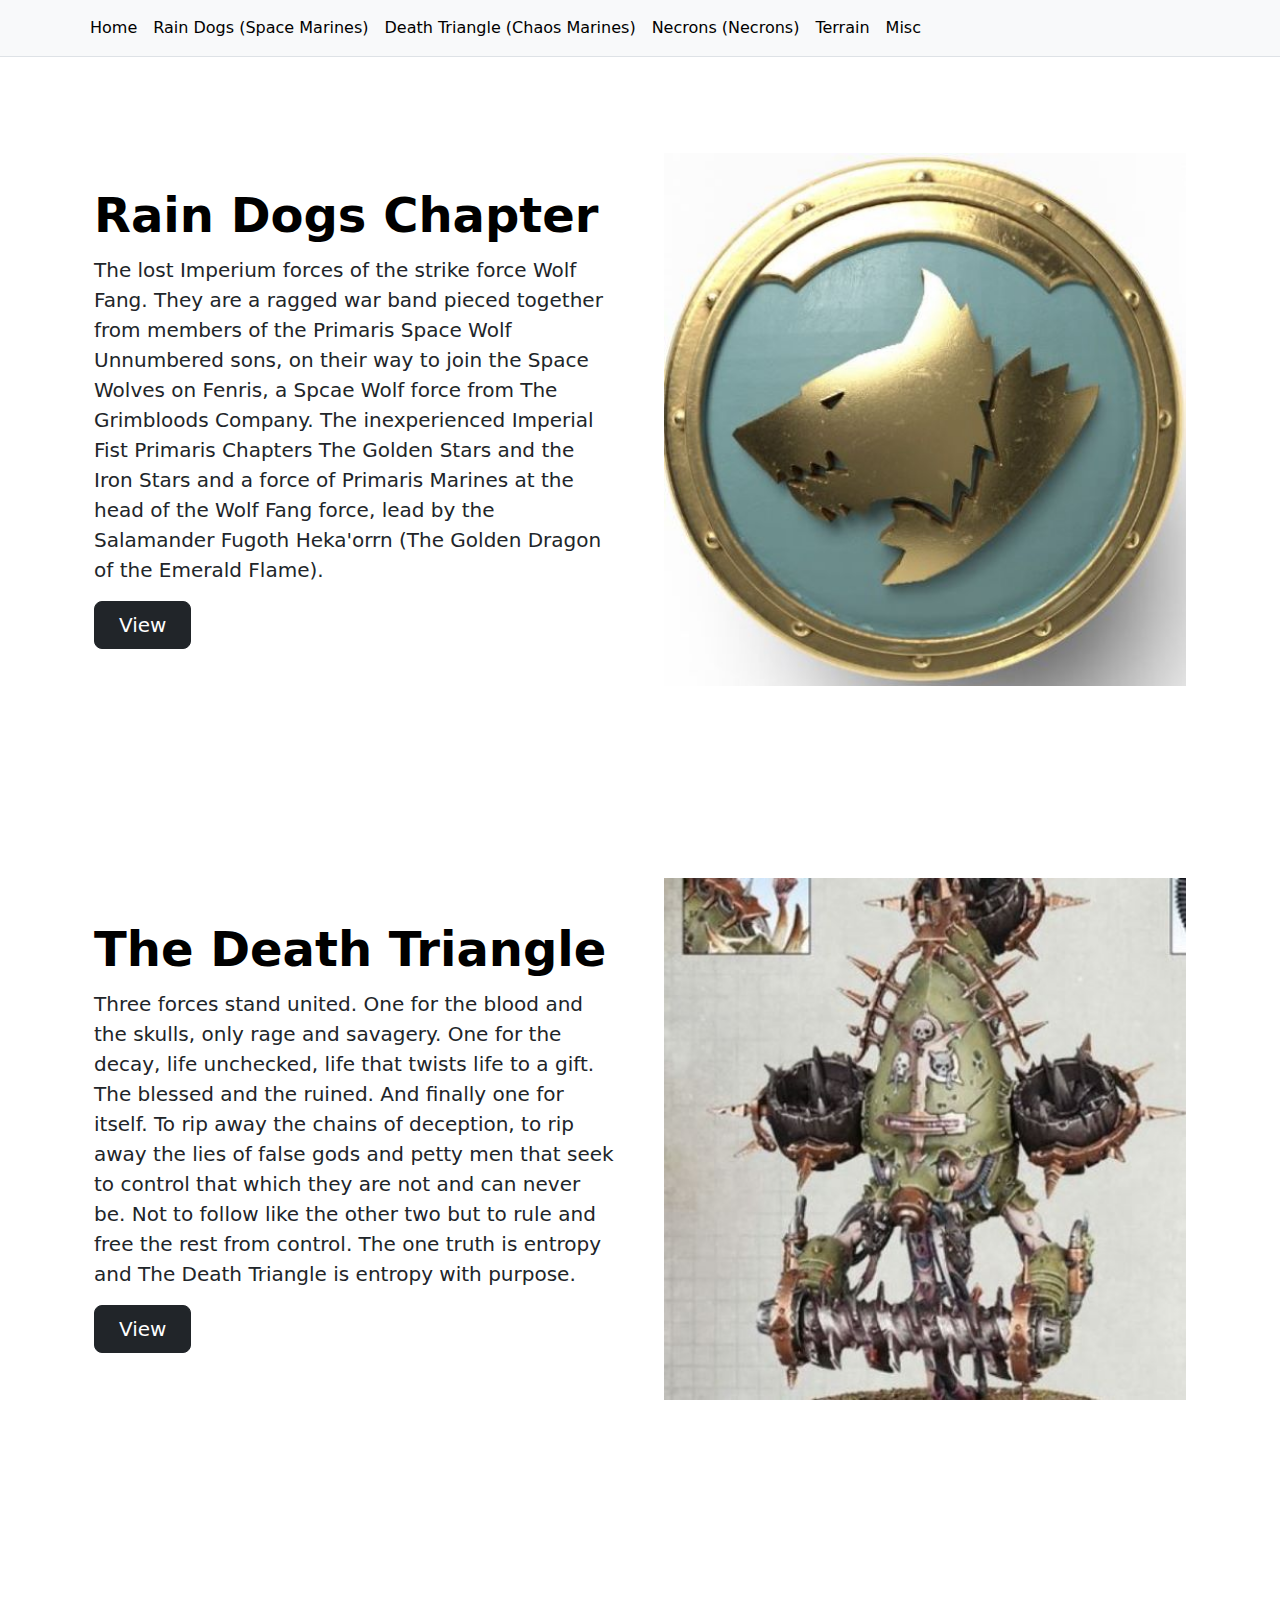
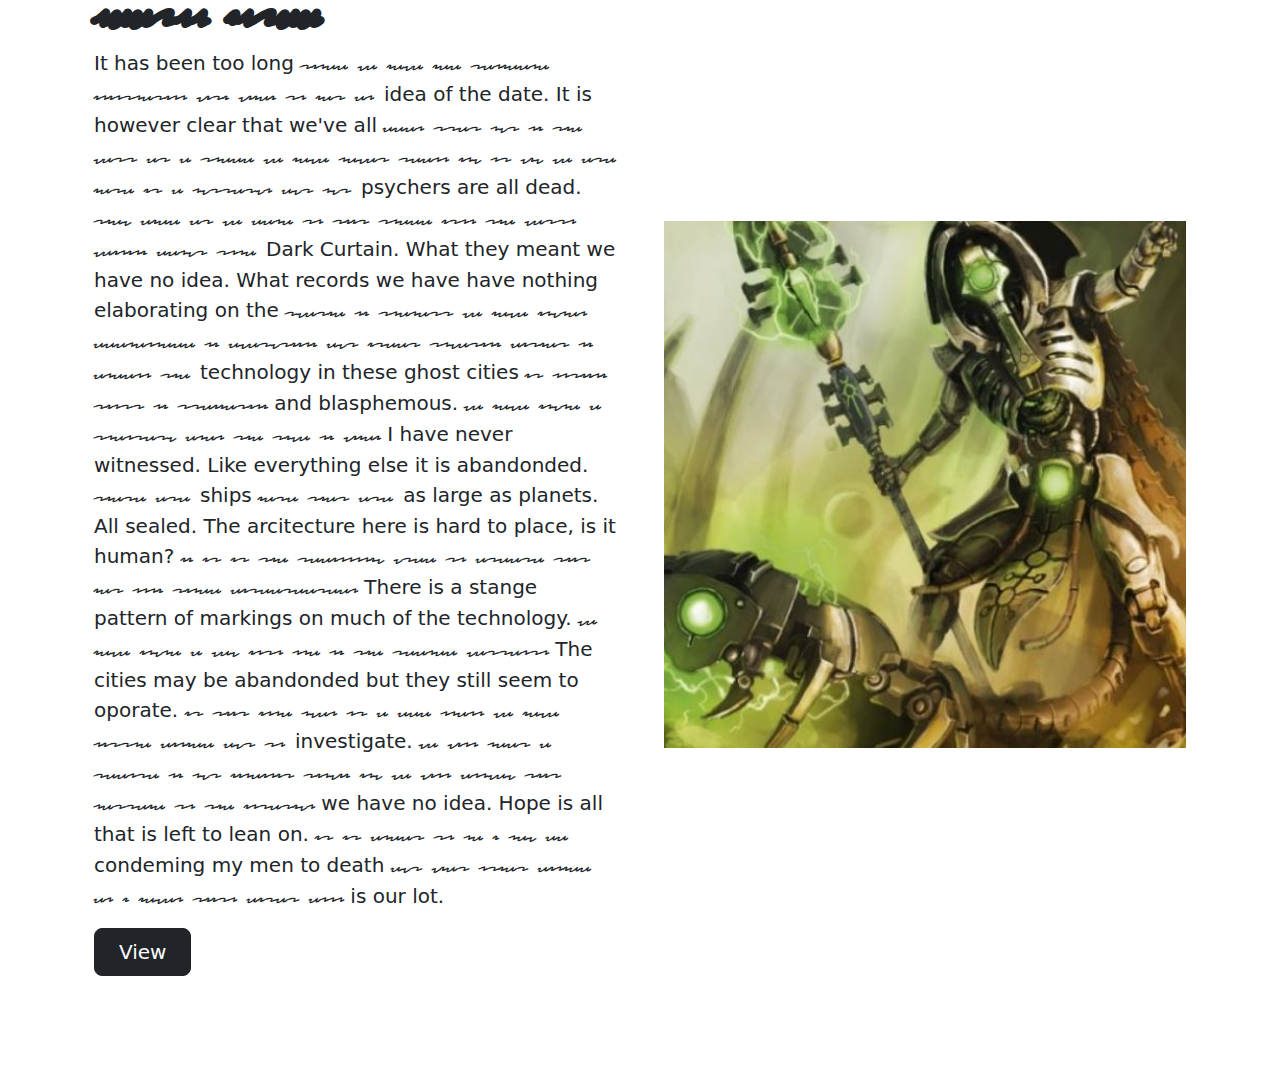
<file: index.html>
<!DOCTYPE html>
<html lang="en">


<head>
    <meta charset="UTF-8">
    <meta name="viewport" content="width=device-width, initial-scale=1.0">
    <title>3D Print Page</title>
    <link rel="preconnect" href="https://fonts.googleapis.com"> <link rel="preconnect" href="https://fonts.gstatic.com" crossorigin> 
    <link href="https://fonts.googleapis.com/css2?family=Cedarville+Cursive&family=Cinzel+Decorative:wght@400;700;900&family=Comforter+Brush&family=Dawning+of+a+New+Day&family=Fleur+De+Leah&family=Fondamento:ital@0;1&family=Freehand&family=Just+Me+Again+Down+Here&family=Kristi&family=Liu+Jian+Mao+Cao&family=Love+Light&family=Lovers+Quarrel&family=MedievalSharp&family=Miniver&family=Redacted+Script:wght@300;400;700&family=Seaweed+Script&family=Splash&family=UnifrakturCook&family=UnifrakturMaguntia&display=swap" rel="stylesheet">
    <link href="https://cdn.jsdelivr.net/npm/bootstrap@5.3.3/dist/css/bootstrap.min.css" rel="stylesheet" integrity="sha384-QWTKZyjpPEjISv5WaRU9OFeRpok6YctnYmDr5pNlyT2bRjXh0JMhjY6hW+ALEwIH" crossorigin="anonymous">
    <Style>
        .redacted-script-bold {
            font-family: "Redacted Script", serif;
            font-weight: 700;
            font-style: normal;
        } 

        .redacted-script-regular {
            font-family: "Redacted Script", serif;
            font-weight: 400;
            font-style: normal;
        }

    </Style>

</head>
<body>

  <nav class="py-2 bg-body-tertiary border-bottom">
    <div class="container d-flex flex-wrap border-dark">
      <ul class="nav me-auto">
        <li class="nav-item" ><a href="./index.html" class="nav-link link-body-emphasis px-2 active" aria-current="page">Home</a></li>
        <li class="nav-item"><a href="./SM3DPrints.html" class="nav-link link-body-emphasis px-2 smmenu">Rain Dogs (Space Marines)</a></li>
        <li class="nav-item"><a href="./C3DPrints.html" class="nav-link link-body-emphasis px-2 cmenu">Death Triangle (Chaos Marines)</a></li>
        <li class="nav-item"><a href="./N3DPrints.html" class="nav-link link-body-emphasis px-2 nmenu">Necrons (Necrons)</a></li>
        <li class="nav-item"><a href="./Terrain3DPrints.html" class="nav-link link-body-emphasis px-2 terrainmenu">Terrain</a></li>
        <li class="nav-item"><a href="./Misc3DPrints.html" class="nav-link link-body-emphasis px-2 miscmenu">Misc</a></li>
      </ul>
      <ul class="nav">
      </ul>
    </div>
  </nav>
      <div class="container col-xxl-8 px-4 py-5">
        <div class="row flex-lg-row-reverse align-items-center g-5 py-5">
          <div class="col-10 col-sm-8 col-lg-6">
            <img src="./3D Print Pictures/500px width/500px SM Round Space Wolf Shield.jpg" class="d-block mx-lg-auto img-fluid" alt="Bootstrap Themes" width="700" height="500" loading="lazy">
          </div>
          <div class="col-lg-6">
            <h1 class="display-5 fw-bold text-body-emphasis lh-1 mb-3">Rain Dogs Chapter</h1>
            <p class="lead">The lost Imperium forces of the strike force Wolf Fang. They are a ragged war band pieced together from members of the Primaris Space Wolf Unnumbered sons, on their way to join the Space Wolves on Fenris, a Spcae Wolf force from The Grimbloods Company. The inexperienced Imperial Fist Primaris Chapters The Golden Stars and the Iron Stars and a force of Primaris Marines at the head of the Wolf Fang force, lead by the Salamander Fugoth Heka'orrn (The Golden Dragon of the Emerald Flame).</p>
            <div class="d-grid gap-2 d-md-flex justify-content-md-start">
              <a class="btn btn-dark btn-lg px-4 me-md-2" href="./SM3DPrints.html" role="button">View</a>
            </div>
          </div>
        </div>
      </div>

      <div class="container col-xxl-8 px-4 py-5">
        <div class="row flex-lg-row-reverse align-items-center g-5 py-5">
          <div class="col-10 col-sm-8 col-lg-6">
            <img src="./3D Print Pictures/500px width/500px C Foetid Bloat Drone.jpg" class="d-block mx-lg-auto img-fluid" alt="Bootstrap Themes" width="700" height="500" loading="lazy">
          </div>
          <div class="col-lg-6">
            <h1 class="display-5 fw-bold text-body-emphasis lh-1 mb-3">The Death Triangle</h1>
            <p class="lead">Three forces stand united. One for the blood and the skulls, only rage and savagery. One for the decay, life unchecked, life that twists life to a gift. The blessed and the ruined. And finally one for itself. To rip away the chains of deception, to rip away the lies of false gods and petty men that seek to control that which they are not and can never be. Not to follow like the other two but to rule and free the rest from control. The one truth is entropy and The Death Triangle is entropy with purpose.</p>
            <div class="d-grid gap-2 d-md-flex justify-content-md-start">
              <a class="btn btn-dark btn-lg px-4 me-md-2" href="./C3DPrints.html" role="button">View</a>
            </div>
          </div>
        </div>
      </div>

      <div class="container col-xxl-8 px-4 py-5">
        <div class="row flex-lg-row-reverse align-items-center g-5 py-5">
          <div class="col-10 col-sm-8 col-lg-6">
            <img src="./3D Print Pictures/500px width/500px N Cryptek.jpg" class="d-block mx-lg-auto img-fluid" alt="Bootstrap Themes" width="700" height="500" loading="lazy">
          </div>
          <div class="col-lg-6">
            <h1 class="redacted-script-bold">Necron Force</h1>
            <p class="lead">It has been too long <span class="redacted-script-regular">since we have had reliable information with which to get an </span>idea of the date. It is however clear that we've all <span class="redacted-script-regular">been spat out of the warp at a place we have never seen. How or why we are here is a mystery, but our </span>psychers are all dead. <span class="redacted-script-regular">They died as we came to this place from the warp, wailing about some </span>Dark Curtain. What they meant we have no idea. What records we have have nothing elaborating on the <span class="redacted-script-regular">swathe of planets we have found, abandonded of everything but great towering cities of black. The </span>technology in these ghost cities <span class="redacted-script-regular">is nothing short of staggering</span> and blasphemous. <span class="redacted-script-regular">We have found a plentary dock the size of which</span> I have never witnessed. Like everything else it is abandonded. <span class="redacted-script-regular">There are </span>ships <span class="redacted-script-regular">here that are </span>as large as planets. All sealed. <span>The arcitecture here is hard to place,</span> is it human? <span class="redacted-script-regular">If it is the technology used to create this has long since disaapeared.</span> There is a stange pattern of markings on much of the technology. <span class="redacted-script-regular">We have found a way into one of the sealed vessels.</span> The cities may be abandonded but they still seem to oporate. <span class="redacted-script-regular"> Is this good luck or a bad omen, we have little choice but to </span>investigate. <span class="redacted-script-regular">We will keep a record of our findings though how we will convey this message to the imperium</span> we have no idea. Hope is all that is left to lean on. <span class="redacted-script-regular"> It is clear to me I may be </span>condeming my men to death <span class="redacted-script-regular">but what other choice do I have. This, after all,</span> is our lot.</p>
            <div class="d-grid gap-2 d-md-flex justify-content-md-start">
              <a class="btn btn-dark btn-lg px-4 me-md-2" href="./N3DPrints.html" role="button">View</a>
            </div>
          </div>
        </div>
      </div>

</body>
</html>
</file>
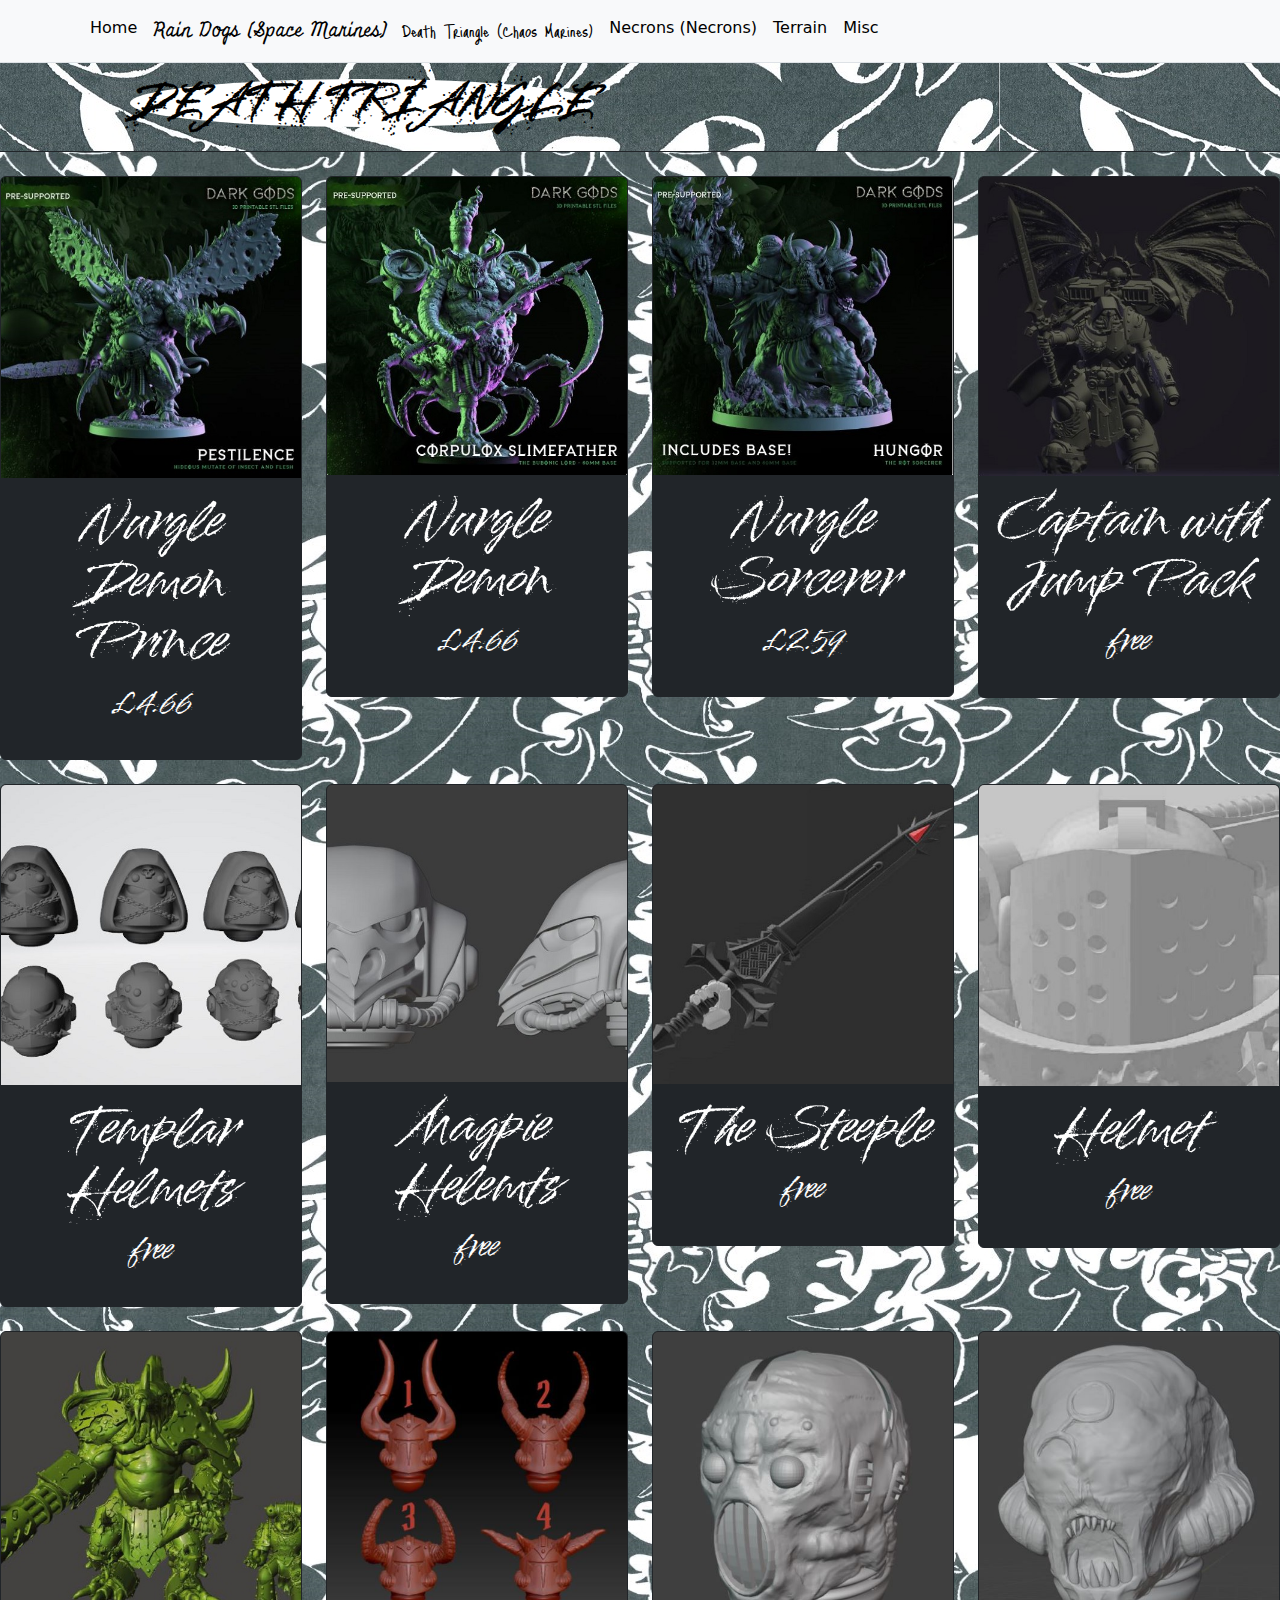
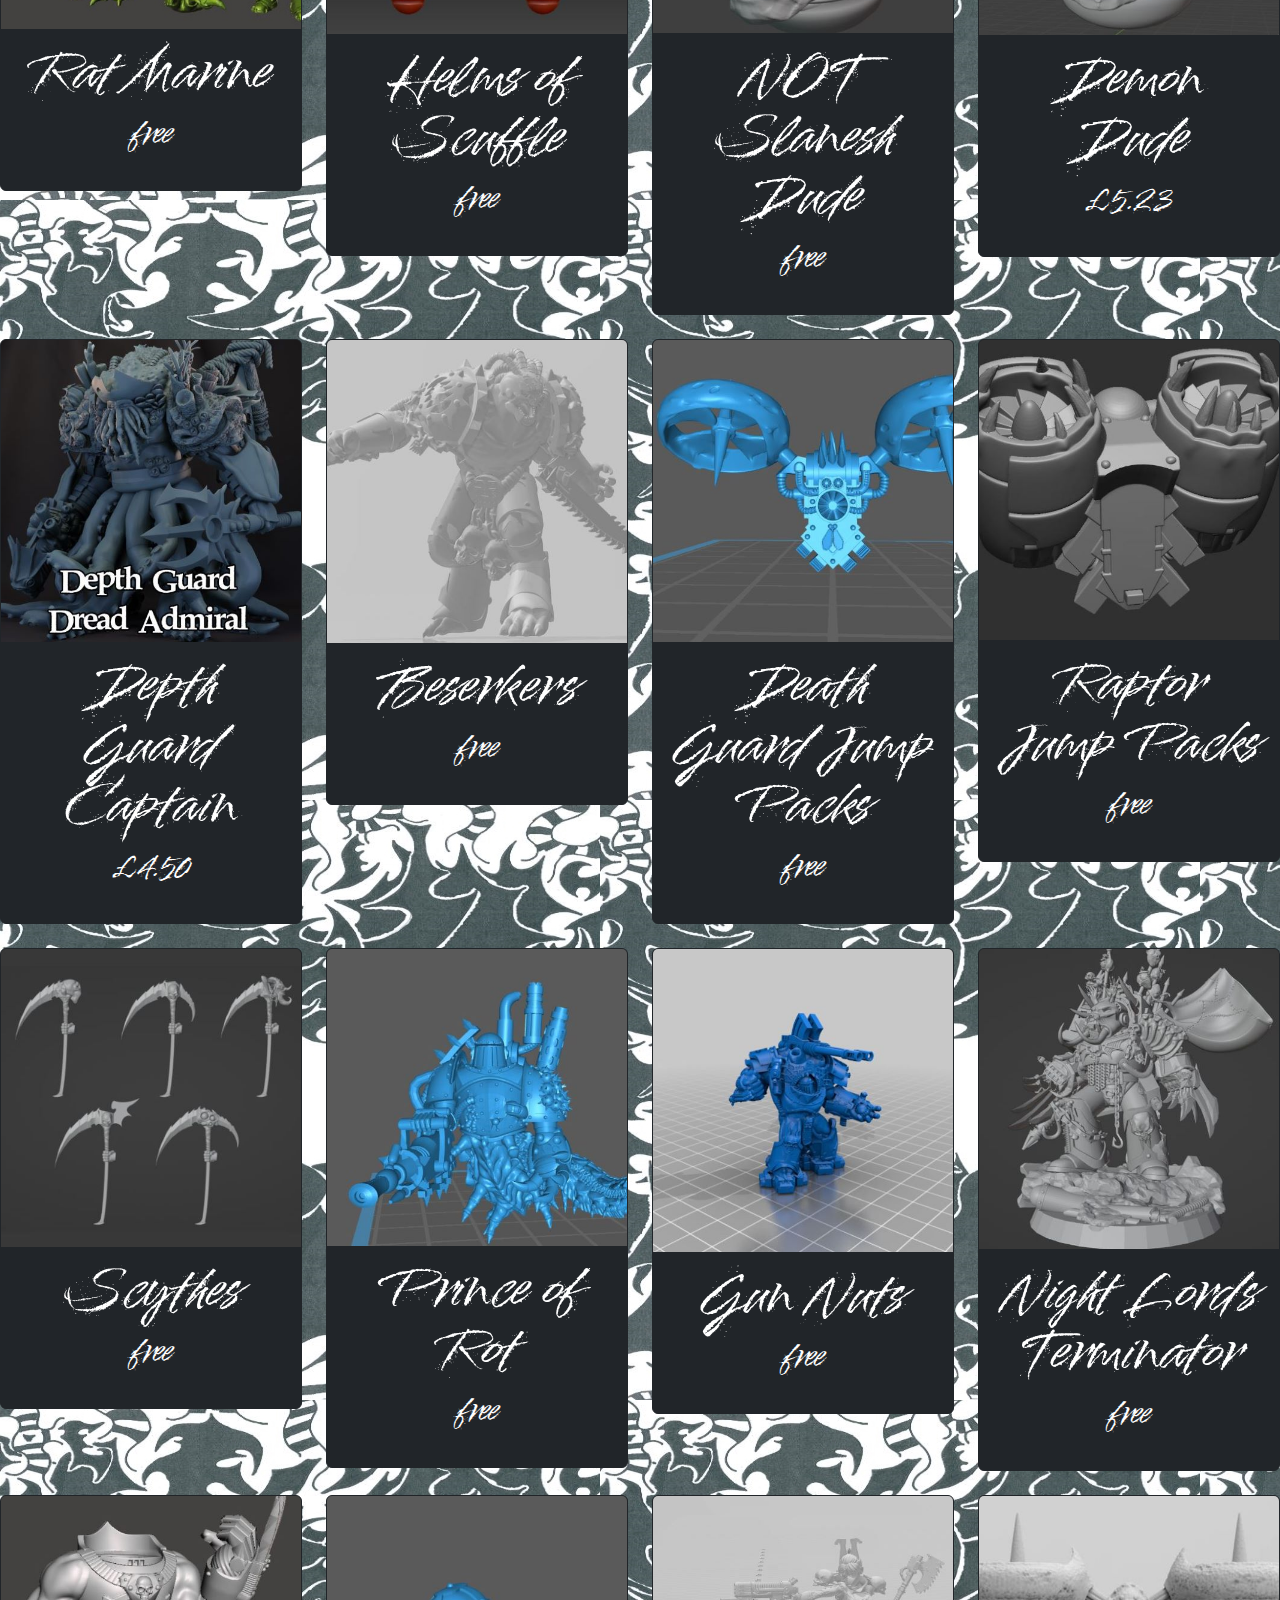
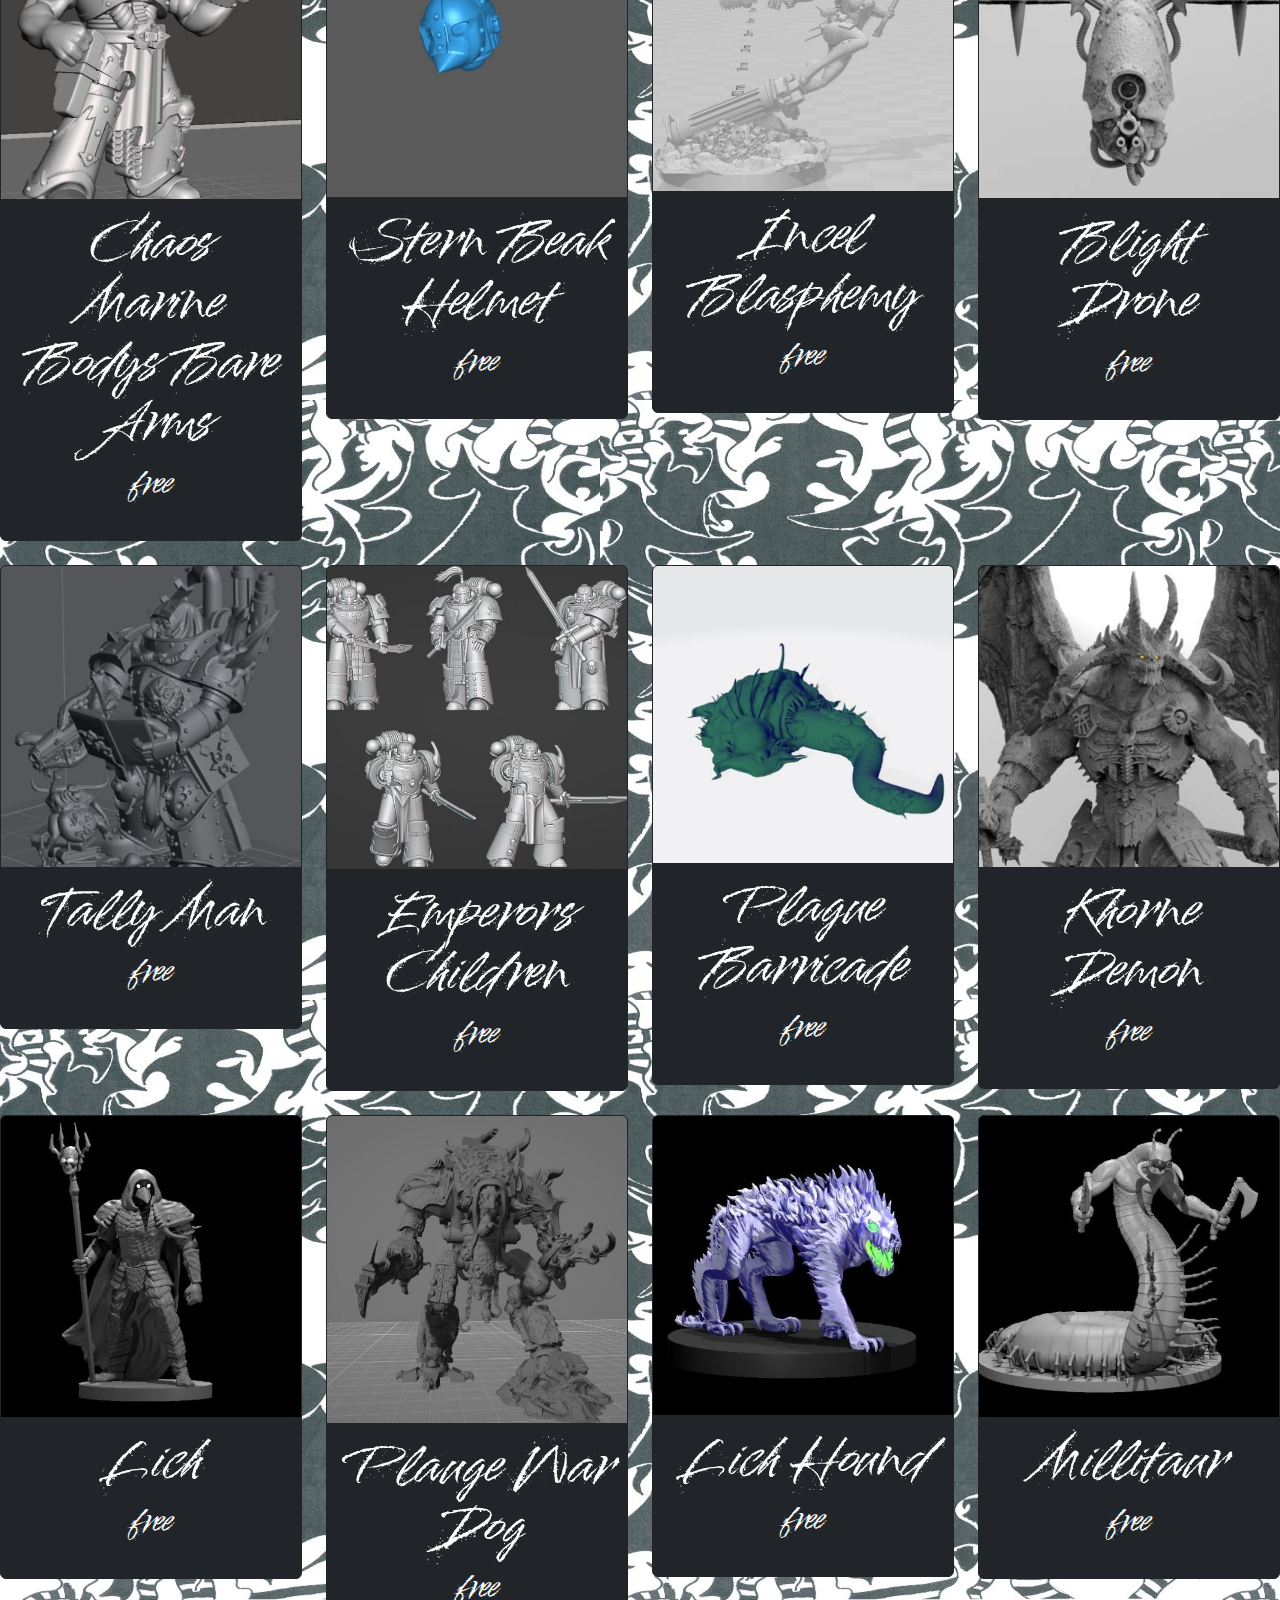
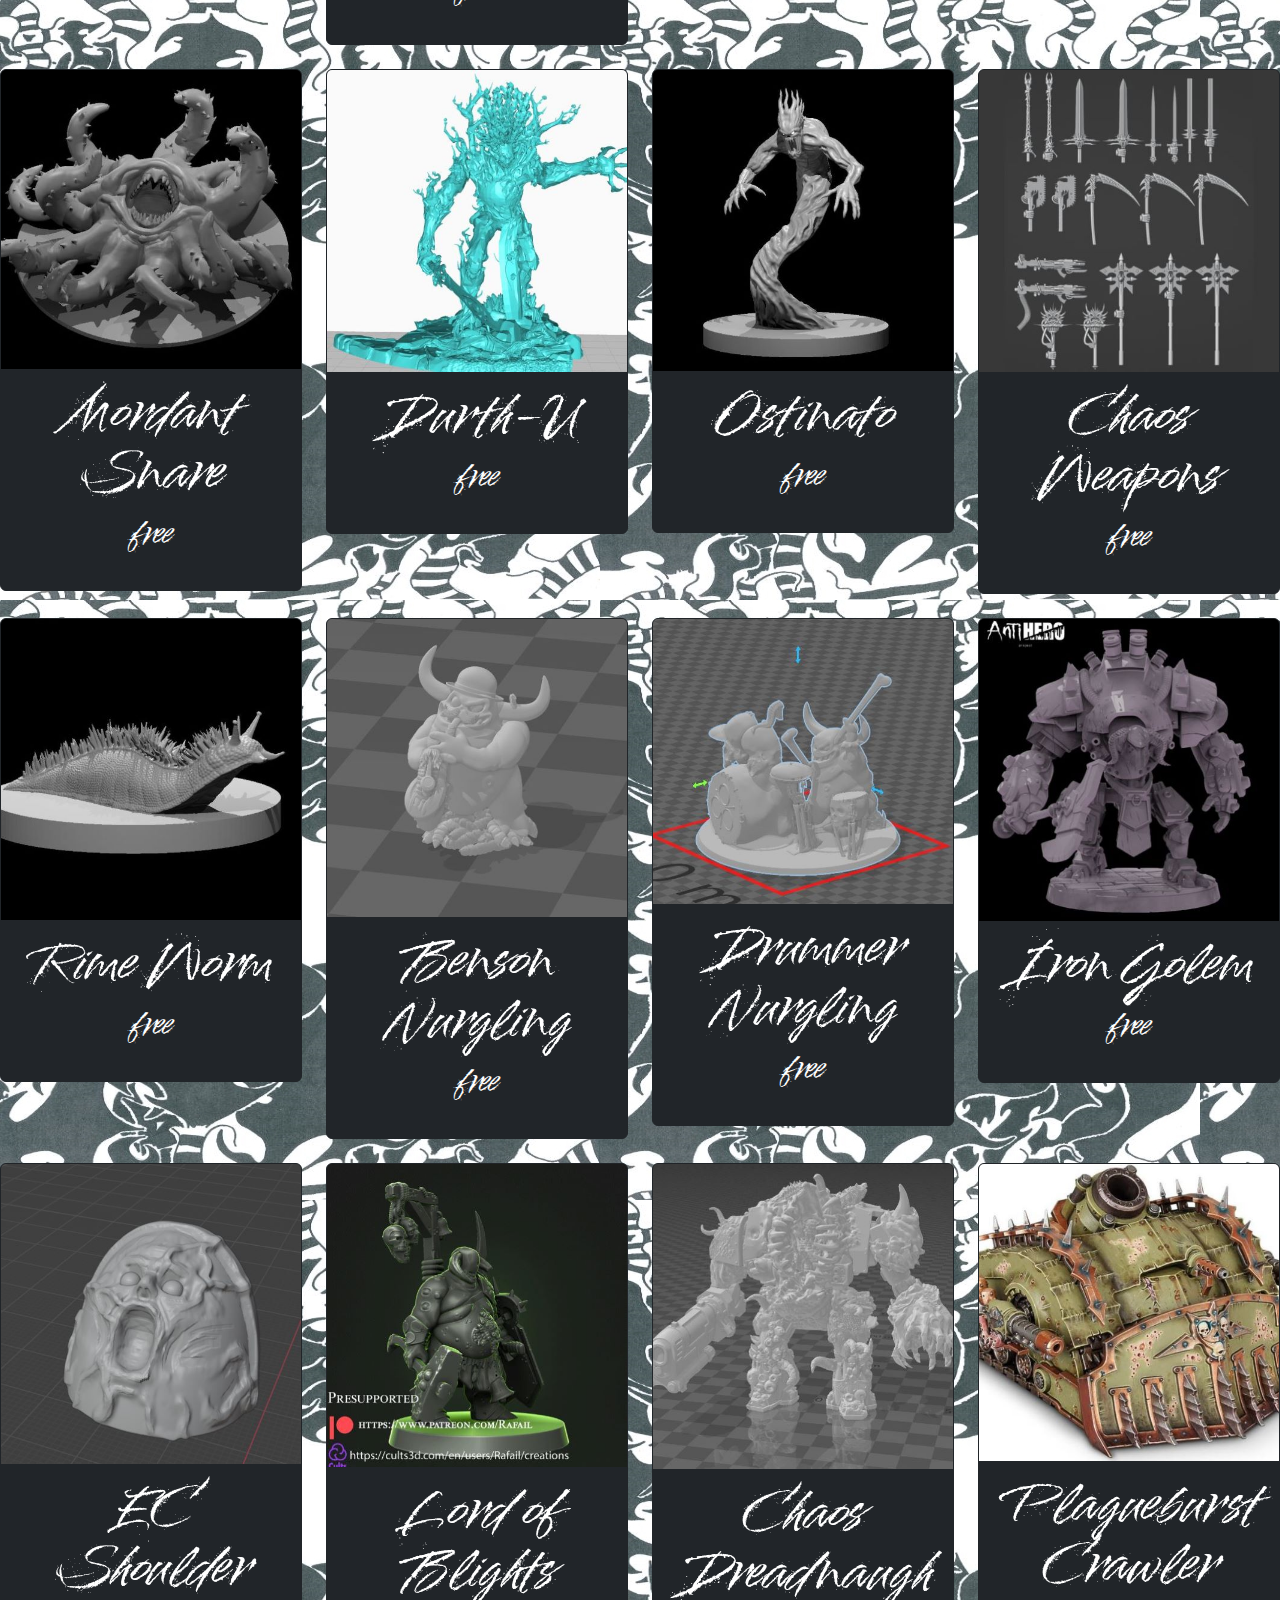
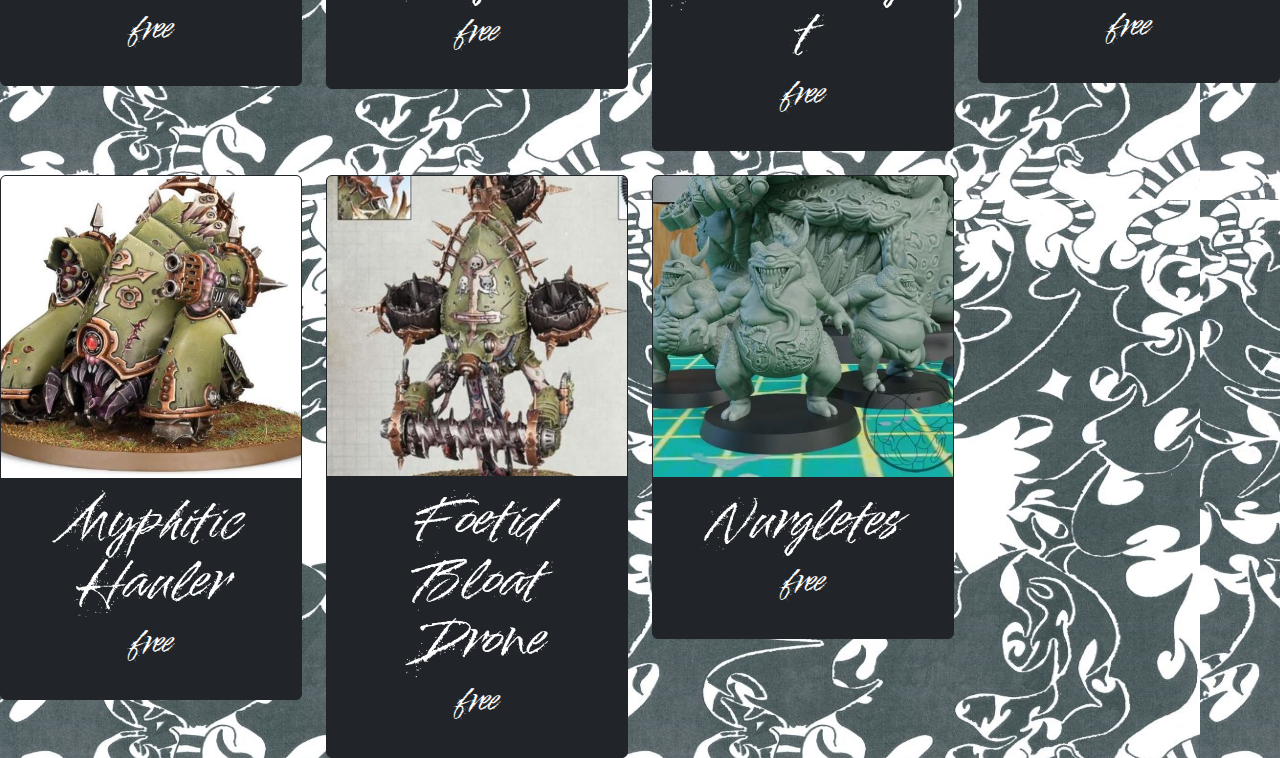
<file: C3DPrints.html>
<!DOCTYPE html>
<html lang="en">


<head>
    <meta charset="UTF-8">
    <meta name="viewport" content="width=device-width, initial-scale=1.0">
    <title>3D Print Page</title>
    <link rel="preconnect" href="https://fonts.googleapis.com"> <link rel="preconnect" href="https://fonts.gstatic.com" crossorigin> 
    <link href="https://fonts.googleapis.com/css2?family=Cedarville+Cursive&family=Cinzel+Decorative:wght@400;700;900&family=Comforter+Brush&family=Dawning+of+a+New+Day&family=Fleur+De+Leah&family=Fondamento:ital@0;1&family=Freehand&family=Just+Me+Again+Down+Here&family=Kristi&family=Liu+Jian+Mao+Cao&family=Love+Light&family=Lovers+Quarrel&family=MedievalSharp&family=Miniver&family=Redacted+Script:wght@300;400;700&family=Seaweed+Script&family=Splash&family=UnifrakturCook&family=UnifrakturMaguntia&display=swap" rel="stylesheet">
    <link href="https://cdn.jsdelivr.net/npm/bootstrap@5.3.3/dist/css/bootstrap.min.css" rel="stylesheet" integrity="sha384-QWTKZyjpPEjISv5WaRU9OFeRpok6YctnYmDr5pNlyT2bRjXh0JMhjY6hW+ALEwIH" crossorigin="anonymous">
    
    <style>
        h5 {
            font-family: "Splash", cursive; font-weight: 400; font-style: normal;
            font-size: 50px;
            text-decoration: none;
        }
        p {
            font-family: "Splash", cursive; font-weight: 400; font-style: normal;
            font-size: 30px;
            text-decoration: none;
        }
        .bannerh {
            font-family: "UnifrakturCook", serif;
            font-weight: 700;
            font-style: normal;
            border-radius: 75%;
            background-color: white;
            color: black;
        }
        .bannerc {
            font-family: "Splash", cursive;
            font-weight: 700;
            font-style: normal;
            border-radius: 75%;
            background-color: white;
            color: black;
        }
        .smbanner {
            background-image: url("./Assets/Backgrounds/1000x500\ H2\ File\ Background\ Life.JPG");

        }
        .cbanner {
            background-image: url("Assets/Backgrounds/1000x497\ H2\ File\ Background\ Shade.jpg");

        }
        .smmenu {
            font-family: "Miniver", cursive; font-weight: 400; font-style: normal;
            font-size: 20px;
        }
        .cmenu {
            font-family: "Just Me Again Down Here", cursive; font-weight:400; font-style: normal; 
            font-size: 20px;
        }
       a {
        text-decoration: none;
        color: white;
       }
       body {
        background-color: black;
        background-image: url("./Assets/Backgrounds/600x600\ Background\ Shade.jpg");

       }
    </style>
</head>


<body>
    <nav class="py-2 bg-body-tertiary border-bottom">
        <div class="container d-flex flex-wrap border-dark">
          <ul class="nav me-auto">
            <li class="nav-item" ><a href="./index.html" class="nav-link link-body-emphasis px-2 active">Home</a></li>
            <li class="nav-item"><a href="./SM3DPrints.html" class="nav-link link-body-emphasis px-2 smmenu">Rain Dogs (Space Marines)</a></li>
            <li class="nav-item"><a href="./C3DPrints.html" class="nav-link link-body-emphasis px-2 cmenu" aria-current="page">Death Triangle (Chaos Marines)</a></li>
            <li class="nav-item"><a href="./N3DPrints.html" class="nav-link link-body-emphasis px-2 nmenu">Necrons (Necrons)</a></li>
            <li class="nav-item"><a href="./Terrain3DPrints.html" class="nav-link link-body-emphasis px-2 terrainmenu">Terrain</a></li>
            <li class="nav-item"><a href="./Misc3DPrints.html" class="nav-link link-body-emphasis px-2 miscmenu">Misc</a></li>
          </ul>
          <ul class="nav">
          </ul>
        </div>
    </nav>

    <header class="py-3 mb-4 border-bottom border-dark cbanner">
        <div class="container d-flex flex-wrap justify-content-center">
          <a href="./index.html" class="d-flex align-items-center mb-3 mb-lg-0 me-lg-auto link-body-emphasis text-decoration-none">
            <svg class="bi me-2" width="40" height="32"><use xlink:href="#bootstrap"></use></svg>
            <span class="fs-4"><h1 class="bannerc">DEATH TRIANGLE</h5></span>
          </a>
        </div>
    </header>
        
    <div class="row row-cols-1 row-cols-md-2 row-cols-lg-3 row-cols-xl-4 row-cols-xxl-5 g-4">
        <div class="col">
            <div class="card text-bg-dark text-center border-dark">
                <img src="./3D Print Pictures/500px width/500px PM Demon 1.jpg" class="card-img-top" alt="Nurgle Demon Prince">
                    <div class="card-body">
                        <h5 class="card-title"><a href="https://cults3d.com/en/3d-model/game/pestilence-dark-gods">Nurgle Demon Prince</a></h5>
                        <p>£4.66</p>
                    </div>
            </div>
        </div>

        <div class="col">
            <div class="card text-bg-dark text-center border-dark">
                <img src="./3D Print Pictures/500px width/500px PM Demon 2.jpg" class="card-img-top" alt="Nurgle Demon">
                    <div class="card-body">
                        <h5 class="card-title"><a href="https://cults3d.com/en/3d-model/game/pestilence-dark-gods">Nurgle Demon</a></h5>
                        <p>£4.66</p>
                    </div>
            </div>
        </div>

        <div class="col">
            <div class="card text-bg-dark text-center border-dark">
                <img src="./3D Print Pictures/500px width/500px PM Sorcerer 1.jpg" class="card-img-top" alt="Nurgle Demon">
                    <div class="card-body">
                        <h5 class="card-title"><a href="https://cults3d.com/en/3d-model/game/the-rot-sorcerer-dark-gods">Nurgle Sorcerer</a></h5>
                        <p>£2.59</p>
                    </div>
            </div>
        </div>

        <div class="col">
            <div class="card text-bg-dark text-center border-dark">
                <img src="./3D Print Pictures/500px width/500px C Captain with jumpack.jpg" class="card-img-top" alt="Captain with Jump Pack">
                    <div class="card-body">
                        <h5 class="card-title"><a href="https://cults3d.com/en/3d-model/game/primary-draconic-jump-captain">Captain with Jump Pack</a></h5>
                        <p>free</p>
                    </div>
            </div>
        </div>

        <div class="col">
            <div class="card text-bg-dark text-center border-dark">
                <img src="./3D Print Pictures/500px width/500px C SM Helmet 1.jpg" class="card-img-top" alt="Templar Helmet">
                    <div class="card-body">
                        <h5 class="card-title"><a href="https://cults3d.com/en/3d-model/game/templars-space-warrior-helmets-3-supports">Templar Helmets</a></h5>
                        <p>free</p>
                    </div>
            </div>
        </div>

        <div class="col">
            <div class="card text-bg-dark text-center border-dark">
                <img src="./3D Print Pictures/500px width/500px C SM Magpie Helmet.jpg" class="card-img-top" alt="Magpie Helmet">
                    <div class="card-body">
                        <h5 class="card-title"><a href="https://cults3d.com/en/3d-model/game/elite-broody-magpies-helmet-standard">Magpie Helemts</a></h5>
                        <p>free</p>
                    </div>
            </div>
        </div>

        <div class="col">
            <div class="card text-bg-dark text-center border-dark">
                <img src="./3D Print Pictures/500px width/500px C SM The Steeple.jpg" class="card-img-top" alt="Dark Sword">
                    <div class="card-body">
                        <h5 class="card-title"><a href="https://cults3d.com/en/3d-model/game/the-steeple">The Steeple</a></h5>
                        <p>free</p>
                    </div>
            </div>
        </div>

        <div class="col">
            <div class="card text-bg-dark text-center border-dark">
                <img src="./3D Print Pictures/500px width/500px C SM Iron Star Helmet.jpg" class="card-img-top" alt="Iron Helmet">
                    <div class="card-body">
                        <h5 class="card-title"><a href="https://cults3d.com/en/3d-model/game/lawbringer-marine-helmet">Helmet</a></h5>
                        <p>free</p>
                    </div>
            </div>
        </div>

        <div class="col">
            <div class="card text-bg-dark text-center border-dark">
                <img src="./3D Print Pictures/500px width/500px C Rat Marine.jpg" class="card-img-top" alt="Rat Marine">
                    <div class="card-body">
                        <h5 class="card-title"><a href="https://cults3d.com/en/3d-model/game/rat-mutant-space-marine-and-super-heavy-guns-and-saw-build-your-own-persupported">Rat Marine</a></h5>
                        <p>free</p>
                    </div>
            </div>
        </div>

        <div class="col">
            <div class="card text-bg-dark text-center border-dark">
                <img src="./3D Print Pictures/500px width/500px C Scuffle Helms.jpg" class="card-img-top" alt="Helms of Scuffle">
                    <div class="card-body">
                        <h5 class="card-title"><a href="https://cults3d.com/en/3d-model/game/helms-of-the-great-scuffle">Helms of Scuffle</a></h5>
                        <p>free</p>
                    </div>
            </div>
        </div>

        <div class="col">
            <div class="card text-bg-dark text-center border-dark">
                <img src="./3D Print Pictures/500px width/500px C NOT Slanesh Dude.jpg" class="card-img-top" alt="NOT Slanesh Dude">
                    <div class="card-body">
                        <h5 class="card-title"><a href="https://cults3d.com/en/3d-model/game/ec-head-7-messaff">NOT Slanesh Dude</a></h5>
                        <p>free</p>
                    </div>
            </div>
        </div>

        <div class="col">
            <div class="card text-bg-dark text-center border-dark">
                <img src="./3D Print Pictures/500px width/500px C Demon Dude.jpg" class="card-img-top" alt="Demon Dude">
                    <div class="card-body">
                        <h5 class="card-title"><a href="https://cults3d.com/en/3d-model/game/ec-head-6">Demon Dude</a></h5>
                        <p>£5.23</p>
                    </div>
            </div>
        </div>

        <div class="col">
            <div class="card text-bg-dark text-center border-dark">
                <img src="./3D Print Pictures/500px width/500px C Depth Guard Cpt.jpg" class="card-img-top" alt="Depth Guard Captain">
                    <div class="card-body">
                        <h5 class="card-title"><a href="https://cults3d.com/en/3d-model/game/depth-guard-dread-admiral-abyssos-presupported">Depth Guard Captain</a></h5>
                        <p>£4.50</p>
                    </div>
            </div>
        </div>

        <div class="col">
            <div class="card text-bg-dark text-center border-dark">
                <img src="./3D Print Pictures/500px width/500px C Beserkers.jpg" class="card-img-top" alt="Beserkers">
                    <div class="card-body">
                        <h5 class="card-title"><a href="https://cults3d.com/en/3d-model/game/very-angry-mutants">Beserkers</a></h5>
                        <p>free</p>
                    </div>
            </div>
        </div>

        <div class="col">
            <div class="card text-bg-dark text-center border-dark">
                <img src="./3D Print Pictures/500px width/500px C Death Guard Jump Packs.jpg" class="card-img-top" alt="Death Guard Jump Packs">
                    <div class="card-body">
                        <h5 class="card-title"><a href="https://cults3d.com/en/3d-model/game/rot-guard-jump-packs">Death Guard Jump Packs</a></h5>
                        <p>free</p>
                    </div>
            </div>
        </div>

        <div class="col">
            <div class="card text-bg-dark text-center border-dark">
                <img src="./3D Print Pictures/500px width/500px C Raptor Jump Packs.jpg" class="card-img-top" alt="Raptor Jump Packs">
                    <div class="card-body">
                        <h5 class="card-title"><a href="https://cults3d.com/en/3d-model/game/disgruntled-raptor-jump-pack">Raptor Jump Packs</a></h5>
                        <p>free</p>
                    </div>
            </div>
        </div>

        <div class="col">
            <div class="card text-bg-dark text-center border-dark">
                <img src="./3D Print Pictures/500px width/500px C Sythes.jpg" class="card-img-top" alt="Scythes">
                    <div class="card-body">
                        <h5 class="card-title"><a href="https://cults3d.com/en/3d-model/game/scynthe-of-doom-kit">Scythes</a></h5>
                        <p>free</p>
                    </div>
            </div>
        </div>

        <div class="col">
            <div class="card text-bg-dark text-center border-dark">
                <img src="./3D Print Pictures/500px width/500px C Prince of Rot.jpg" class="card-img-top" alt="Prince of Rot">
                    <div class="card-body">
                        <h5 class="card-title"><a href="https://cults3d.com/en/3d-model/game/dirty-prince-of-rot">Prince of Rot</a></h5>
                        <p>free</p>
                    </div>
            </div>
        </div>

        <div class="col">
            <div class="card text-bg-dark text-center border-dark">
                <img src="./3D Print Pictures/500px width/500px C Gun Nuts.jpg" class="card-img-top" alt="Gun Nuts">
                    <div class="card-body">
                        <h5 class="card-title"><a href="https://cults3d.com/en/3d-model/game/traitor-marine-gun-nut-remixes">Gun Nuts</a></h5>
                        <p>free</p>
                    </div>
            </div>
        </div>

        <div class="col">
            <div class="card text-bg-dark text-center border-dark">
                <img src="./3D Print Pictures/500px width/500px C Night Lords Terminator.jpg" class="card-img-top" alt="Night Lords Terminator">
                    <div class="card-body">
                        <h5 class="card-title"><a href="https://cults3d.com/en/3d-model/game/luthul-khor-night-lords-chaos-lord-terminator-with-dual-lightning-claws">Night Lords Terminator</a></h5>
                        <p>free</p>
                    </div>
            </div>
        </div>

        <div class="col">
            <div class="card text-bg-dark text-center border-dark">
                <img src="./3D Print Pictures/500px width/500px C Chaos Marines Bare Arms.jpg" class="card-img-top" alt="Chaos Marine Bodys Bare Arms">
                    <div class="card-body">
                        <h5 class="card-title"><a href="https://cults3d.com/en/3d-model/game/renegade-marine-with-bare-arms">Chaos Marine Bodys Bare Arms</a></h5>
                        <p>free</p>
                    </div>
            </div>
        </div>

        <div class="col">
            <div class="card text-bg-dark text-center border-dark">
                <img src="./3D Print Pictures/500px width/500px C Stern Beak Helmet.jpg" class="card-img-top" alt="Stern Beak Helmet">
                    <div class="card-body">
                        <h5 class="card-title"><a href="https://cults3d.com/en/3d-model/game/stern-beak-helmet-revamp-mk1">Stern Beak Helmet</a></h5>
                        <p>free</p>
                    </div>
            </div>
        </div>

        <div class="col">
            <div class="card text-bg-dark text-center border-dark">
                <img src="./3D Print Pictures/500px width/500px C Incel Blasphemy.jpg" class="card-img-top" alt="Incel Blasphemy">
                    <div class="card-body">
                        <h5 class="card-title"><a href="https://cults3d.com/en/3d-model/game/let-me-speak-to-the-blood-god">Incel Blasphemy</a></h5>
                        <p>free</p>
                    </div>
            </div>
        </div>

        <div class="col">
            <div class="card text-bg-dark text-center border-dark">
                <img src="./3D Print Pictures/500px width/500px C Blight Drone.jpg" class="card-img-top" alt="Blight Drone">
                    <div class="card-body">
                        <h5 class="card-title"><a href="https://cults3d.com/en/3d-model/game/blight-drone-plaguewing-anti-personnel-attack-drone-supported-by-emang">Blight Drone</a></h5>
                        <p>free</p>
                    </div>
            </div>
        </div>

        <div class="col">
            <div class="card text-bg-dark text-center border-dark">
                <img src="./3D Print Pictures/500px width/500px C Tally Man.jpg" class="card-img-top" alt="Tally Man">
                    <div class="card-body">
                        <h5 class="card-title"><a href="https://cults3d.com/en/3d-model/game/disgusting-accountant-with-demon-secretary">Tally Man</a></h5>
                        <p>free</p>
                    </div>
            </div>
        </div>
        
        <div class="col">
            <div class="card text-bg-dark text-center border-dark">
                <img src="./3D Print Pictures/500px width/500px C Emperors Children.jpg" class="card-img-top" alt="Emperors Children">
                    <div class="card-body">
                        <h5 class="card-title"><a href="https://cults3d.com/en/3d-model/game/mk4-emperor-s-chidren-palatine-blades-pre-supported-heretec_forge">Emperors Children</a></h5>
                        <p>free</p>
                    </div>
            </div>
        </div>

        <div class="col">
            <div class="card text-bg-dark text-center border-dark">
                <img src="./3D Print Pictures/500px width/500px C Plague Barricade.jpg" class="card-img-top" alt="Plague Barricade">
                    <div class="card-body">
                        <h5 class="card-title"><a href="https://cults3d.com/en/3d-model/game/pestilent-infected-barricade">Plague Barricade</a></h5>
                        <p>free</p>
                    </div>
            </div>
        </div>

        <div class="col">
            <div class="card text-bg-dark text-center border-dark">
                <img src="./3D Print Pictures/500px width/500px C Khorne Demon.jpg" class="card-img-top" alt="Khorne Demon">
                    <div class="card-body">
                        <h5 class="card-title"><a href="https://cults3d.com/en/3d-model/game/hematic-quenchseekers-supported-by-emang">Khorne Demon</a></h5>
                        <p>free</p>
                    </div>
            </div>
        </div>

        <div class="col">
            <div class="card text-bg-dark text-center border-dark">
                <img src="./3D Print Pictures/500px width/500px C Lich.jpg" class="card-img-top" alt="Lich">
                    <div class="card-body">
                        <h5 class="card-title"><a href="https://cults3d.com/en/3d-model/game/plague-doctor-lich">Lich</a></h5>
                        <p>free</p>
                    </div>
            </div>
        </div>

        <div class="col">
            <div class="card text-bg-dark text-center border-dark">
                <img src="./3D Print Pictures/500px width/500px C Plague Wardog.jpg" class="card-img-top" alt="Plauge War Dog">
                    <div class="card-body">
                        <h5 class="card-title"><a href="https://cults3d.com/en/3d-model/game/gurgle-sick-war-puppy-carnivore">Plauge War Dog</a></h5>
                        <p>free</p>
                    </div>
            </div>
        </div>

        <div class="col">
            <div class="card text-bg-dark text-center border-dark">
                <img src="./3D Print Pictures/500px width/500px C Lich Hound.jpg" class="card-img-top" alt="Lich Hound">
                    <div class="card-body">
                        <h5 class="card-title"><a href="https://cults3d.com/en/3d-model/game/lich-hound">Lich Hound</a></h5>
                        <p>free</p>
                    </div>
            </div>
        </div>

        <div class="col">
            <div class="card text-bg-dark text-center border-dark">
                <img src="./3D Print Pictures/500px width/500px C Millitaur.jpg" class="card-img-top" alt="Millitaur">
                    <div class="card-body">
                        <h5 class="card-title"><a href="https://cults3d.com/en/3d-model/game/millitaur">Millitaur</a></h5>
                        <p>free</p>
                    </div>
            </div>
        </div>

        <div class="col">
            <div class="card text-bg-dark text-center border-dark">
                <img src="./3D Print Pictures/500px width/500px C Mordant Snare.jpg" class="card-img-top" alt="Mordant Snare">
                    <div class="card-body">
                        <h5 class="card-title"><a href="https://cults3d.com/en/3d-model/game/mordant-snare">Mordant Snare</a></h5>
                        <p>free</p>
                    </div>
            </div>
        </div>

        <div class="col">
            <div class="card text-bg-dark text-center border-dark">
                <img src="./3D Print Pictures/500px width/500px C DurthU.jpg" class="card-img-top" alt="Durth-U">
                    <div class="card-body">
                        <h5 class="card-title"><a href="https://cults3d.com/en/3d-model/game/durthu">Durth-U</a></h5>
                        <p>free</p>
                    </div>
            </div>
        </div>

        <div class="col">
            <div class="card text-bg-dark text-center border-dark">
                <img src="./3D Print Pictures/500px width/500px C Ostinato.jpg" class="card-img-top" alt="Ostinato">
                    <div class="card-body">
                        <h5 class="card-title"><a href="https://cults3d.com/en/3d-model/game/ostinato">Ostinato</a></h5>
                        <p>free</p>
                    </div>
            </div>
        </div>

        <div class="col">
            <div class="card text-bg-dark text-center border-dark">
                <img src="./3D Print Pictures/500px width/500px C Chaos Weapons.jpg" class="card-img-top" alt="Chaos Weapons">
                    <div class="card-body">
                        <h5 class="card-title"><a href="https://cults3d.com/en/3d-model/game/weapons-from-the-csm-codex">Chaos Weapons</a></h5>
                        <p>free</p>
                    </div>
            </div>
        </div>

        <div class="col">
            <div class="card text-bg-dark text-center border-dark">
                <img src="./3D Print Pictures/500px width/500px C Rime Worm.jpg" class="card-img-top" alt="Rime Worm">
                    <div class="card-body">
                        <h5 class="card-title"><a href="https://cults3d.com/en/3d-model/game/rime-worm">Rime Worm</a></h5>
                        <p>free</p>
                    </div>
            </div>
        </div>

        <div class="col">
            <div class="card text-bg-dark text-center border-dark">
                <img src="./3D Print Pictures/500px width/500px C Benson Nurgling.jpg" class="card-img-top" alt="Benson Nurgling">
                    <div class="card-body">
                        <h5 class="card-title"><a href="https://cults3d.com/en/3d-model/game/nurgling-rocker-sax-a-bug-a-sax-a-boom">Benson Nurgling</a></h5>
                        <p>free</p>
                    </div>
            </div>
        </div>

        <div class="col">
            <div class="card text-bg-dark text-center border-dark">
                <img src="./3D Print Pictures/500px width/500px C Drummer Nurgling.jpg" class="card-img-top" alt="Drummer Nurgling">
                    <div class="card-body">
                        <h5 class="card-title"><a href="https://cults3d.com/en/3d-model/game/sickly-little-drummer-demon-nurgling-rocker-drummer">Drummer Nurgling</a></h5>
                        <p>free</p>
                    </div>
            </div>
        </div>

        <div class="col">
            <div class="card text-bg-dark text-center border-dark">
                <img src="./3D Print Pictures/500px width/500px C Iron Golem.jpg" class="card-img-top" alt="Iron Golem">
                    <div class="card-body">
                        <h5 class="card-title"><a href="https://cults3d.com/en/3d-model/game/iron-golem-2-forg3dx">Iron Golem</a></h5>
                        <p>free</p>
                    </div>
            </div>
        </div>

        <div class="col">
            <div class="card text-bg-dark text-center border-dark">
                <img src="./3D Print Pictures/500px width/500px C EC Shoulder.jpg" class="card-img-top" alt="EC Shoulder">
                    <div class="card-body">
                        <h5 class="card-title"><a href="https://cults3d.com/en/3d-model/game/ec-shoulder-pad-2">EC Shoulder</a></h5>
                        <p>free</p>
                    </div>
            </div>
        </div>

        <div class="col">
            <div class="card text-bg-dark text-center border-dark">
                <img src="./3D Print Pictures/500px width/500px C Lord of Blights.jpg" class="card-img-top" alt="Lord of Blights">
                    <div class="card-body">
                        <h5 class="card-title"><a href="https://cults3d.com/en/3d-model/game/lord-of-blights">Lord of Blights</a></h5>
                        <p>free</p>
                    </div>
            </div>
        </div>

        <div class="col">
            <div class="card text-bg-dark text-center border-dark">
                <img src="./3D Print Pictures/500px width/500px C Chaos Dreadnaught.jpg" class="card-img-top" alt="Chaos Dreadnaught">
                    <div class="card-body">
                        <h5 class="card-title"><a href="https://cults3d.com/en/3d-model/game/stinky-robot-from-hell">Chaos Dreadnaught</a></h5>
                        <p>free</p>
                    </div>
            </div>
        </div>

        <div class="col">
            <div class="card text-bg-dark text-center border-dark">
                <img src="./3D Print Pictures/500px width/500px C Plagueburst Crawler.jpg" class="card-img-top" alt="Plagueburst Crawler">
                    <div class="card-body">
                        <h5 class="card-title"><a href="https://cults3d.com/en/3d-model/game/plagueburst-crawler-disgusting-resilient-plaguebursted-crawler-of-nurgle-by-su">Plagueburst Crawler</a></h5>
                        <p>free</p>
                    </div>
            </div>
        </div>

        <div class="col">
            <div class="card text-bg-dark text-center border-dark">
                <img src="./3D Print Pictures/500px width/500px C Myphitic Hauler.jpg" class="card-img-top" alt="Myphitic Hauler">
                    <div class="card-body">
                        <h5 class="card-title"><a href="https://cults3d.com/en/3d-model/game/myphitic-hauler-disgusting-resilient-hauler-re-cut-by-dominik-fraczek-moody">Myphitic Hauler</a></h5>
                        <p>free</p>
                    </div>
            </div>
        </div>

        <div class="col">
            <div class="card text-bg-dark text-center border-dark">
                <img src="./3D Print Pictures/500px width/500px C Foetid Bloat Drone.jpg" class="card-img-top" alt="Foetid Bloat Drone">
                    <div class="card-body">
                        <h5 class="card-title"><a href="https://cults3d.com/en/3d-model/game/death-guard-foetid-bloat-drone-disgusting-resilient-drone-of-nurgle-by-sumbu">Foetid Bloat Drone</a></h5>
                        <p>free</p>
                    </div>
            </div>
        </div>

        <div class="col">
            <div class="card text-bg-dark text-center border-dark">
                <img src="./3D Print Pictures/500px width/500px C Nurgletes.jpg" class="card-img-top" alt="Nurgletes">
                    <div class="card-body">
                        <h5 class="card-title"><a href="https://cults3d.com/en/3d-model/game/nurgletes">Nurgletes</a></h5>
                        <p>free</p>
                    </div>
            </div>
        </div>


    </div>
</body>
</html>
</file>
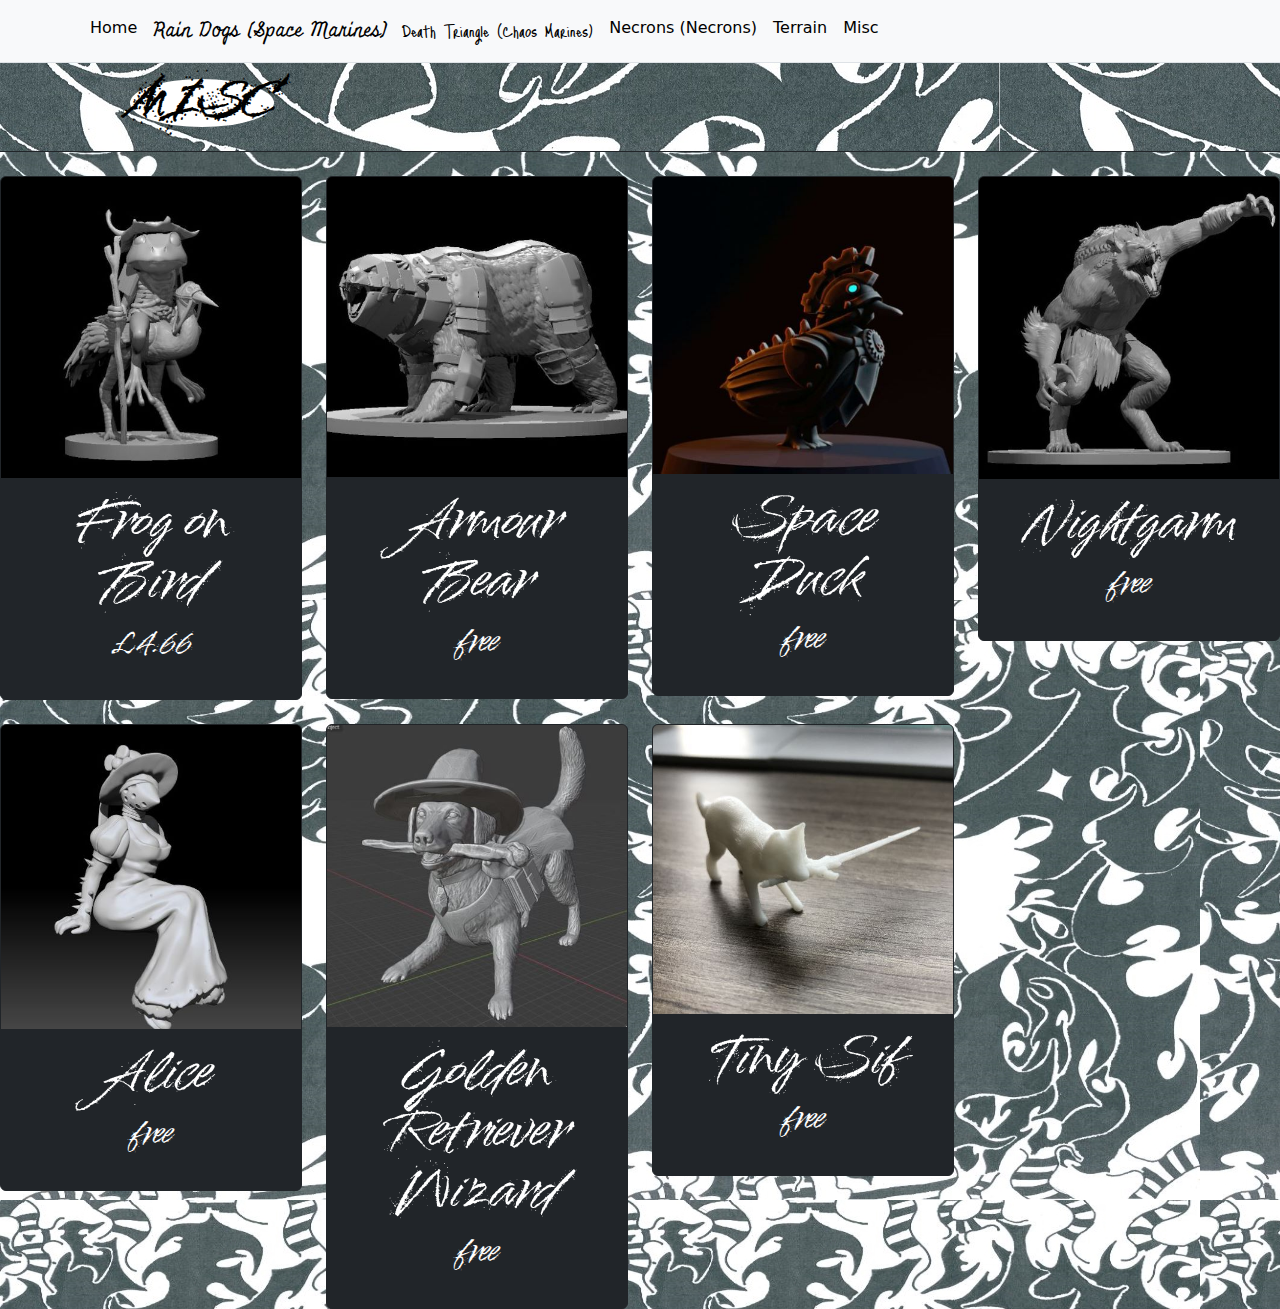
<file: Misc3DPrints.html>
<!DOCTYPE html>
<html lang="en">


<head>
    <meta charset="UTF-8">
    <meta name="viewport" content="width=device-width, initial-scale=1.0">
    <title>3D Print Page</title>
    <link rel="preconnect" href="https://fonts.googleapis.com"> <link rel="preconnect" href="https://fonts.gstatic.com" crossorigin> 
    <link href="https://fonts.googleapis.com/css2?family=Cedarville+Cursive&family=Cinzel+Decorative:wght@400;700;900&family=Comforter+Brush&family=Dawning+of+a+New+Day&family=Fleur+De+Leah&family=Fondamento:ital@0;1&family=Freehand&family=Just+Me+Again+Down+Here&family=Kristi&family=Liu+Jian+Mao+Cao&family=Love+Light&family=Lovers+Quarrel&family=MedievalSharp&family=Miniver&family=Redacted+Script:wght@300;400;700&family=Seaweed+Script&family=Splash&family=UnifrakturCook&family=UnifrakturMaguntia&display=swap" rel="stylesheet">
    <link href="https://cdn.jsdelivr.net/npm/bootstrap@5.3.3/dist/css/bootstrap.min.css" rel="stylesheet" integrity="sha384-QWTKZyjpPEjISv5WaRU9OFeRpok6YctnYmDr5pNlyT2bRjXh0JMhjY6hW+ALEwIH" crossorigin="anonymous">
    
    <style>
        h5 {
            font-family: "Splash", cursive; font-weight: 400; font-style: normal;
            font-size: 50px;
            text-decoration: none;
        }
        p {
            font-family: "Splash", cursive; font-weight: 400; font-style: normal;
            font-size: 30px;
            text-decoration: none;
        }
        .bannerh {
            font-family: "UnifrakturCook", serif;
            font-weight: 700;
            font-style: normal;
            border-radius: 75%;
            background-color: white;
            color: black;
        }
        .bannerc {
            font-family: "Splash", cursive;
            font-weight: 700;
            font-style: normal;
            border-radius: 75%;
            background-color: white;
            color: black;
        }
        .smbanner {
            background-image: url("./Assets/Backgrounds/1000x500\ H2\ File\ Background\ Life.JPG");

        }
        .cbanner {
            background-image: url("Assets/Backgrounds/1000x497\ H2\ File\ Background\ Shade.jpg");

        }
        .smmenu {
            font-family: "Miniver", cursive; font-weight: 400; font-style: normal;
            font-size: 20px;
        }
        .cmenu {
            font-family: "Just Me Again Down Here", cursive; font-weight:400; font-style: normal; 
            font-size: 20px;
        }
       a {
        text-decoration: none;
        color: white;
       }
       body {
        background-color: black;
        background-image: url("./Assets/Backgrounds/600x600\ Background\ Shade.jpg");

       }
    </style>
</head>


<body>
    <nav class="py-2 bg-body-tertiary border-bottom">
        <div class="container d-flex flex-wrap border-dark">
          <ul class="nav me-auto">
            <li class="nav-item" ><a href="./index.html" class="nav-link link-body-emphasis px-2 active">Home</a></li>
            <li class="nav-item"><a href="./SM3DPrints.html" class="nav-link link-body-emphasis px-2 smmenu">Rain Dogs (Space Marines)</a></li>
            <li class="nav-item"><a href="./C3DPrints.html" class="nav-link link-body-emphasis px-2 cmenu">Death Triangle (Chaos Marines)</a></li>
            <li class="nav-item"><a href="./N3DPrints.html" class="nav-link link-body-emphasis px-2 nmenu">Necrons (Necrons)</a></li>
            <li class="nav-item"><a href="./Terrain3DPrints.html" class="nav-link link-body-emphasis px-2 terrainmenu">Terrain</a></li>
            <li class="nav-item"><a href="./Misc3DPrints.html" class="nav-link link-body-emphasis px-2 miscmenu" aria-current="page">Misc</a></li>
          </ul>
          <ul class="nav">
          </ul>
        </div>
    </nav>

    <header class="py-3 mb-4 border-bottom border-dark cbanner">
        <div class="container d-flex flex-wrap justify-content-center">
          <a href="./index.html" class="d-flex align-items-center mb-3 mb-lg-0 me-lg-auto link-body-emphasis text-decoration-none">
            <svg class="bi me-2" width="40" height="32"><use xlink:href="#bootstrap"></use></svg>
            <span class="fs-4"><h1 class="bannerc">MISC</h5></span>
          </a>
        </div>
    </header>
        
    <div class="row row-cols-1 row-cols-md-2 row-cols-lg-3 row-cols-xl-4 row-cols-xxl-5 g-4">
        <div class="col">
            <div class="card text-bg-dark text-center border-dark">
                <img src="./3D Print Pictures/500px width/500px Misc Frog on Bird.jpg" class="card-img-top" alt="Frog on Bird">
                    <div class="card-body">
                        <h5 class="card-title"><a href="https://cults3d.com/en/3d-model/game/croaking-counterpart">Frog on Bird</a></h5>
                        <p>£4.66</p>
                    </div>
            </div>
        </div>

        <div class="col">
            <div class="card text-bg-dark text-center border-dark">
                <img src="./3D Print Pictures/500px width/500px Misc Armour Bear.jpg" class="card-img-top" alt="Armour Bear">
                    <div class="card-body">
                        <h5 class="card-title"><a href="https://cults3d.com/en/3d-model/game/undead-clockwork-bear">Armour Bear</a></h5>
                        <p>free</p>
                    </div>
            </div>
        </div>

        <div class="col">
            <div class="card text-bg-dark text-center border-dark">
                <img src="./3D Print Pictures/500px width/500px Misc Space Duck.jpg" class="card-img-top" alt="Space Duck">
                    <div class="card-body">
                        <h5 class="card-title"><a href="https://cults3d.com/en/3d-model/game/bobs-cool-duck">Space Duck</a></h5>
                        <p>free</p>
                    </div>
            </div>
        </div>

        <div class="col">
            <div class="card text-bg-dark text-center border-dark">
                <img src="./3D Print Pictures/500px width/500px Misc Nightgarm.jpg" class="card-img-top" alt="Nightgarm">
                    <div class="card-body">
                        <h5 class="card-title"><a href="https://cults3d.com/en/3d-model/game/nightgarm">Nightgarm</a></h5>
                        <p>free</p>
                    </div>
            </div>
        </div>

        <div class="col">
            <div class="card text-bg-dark text-center border-dark">
                <img src="./3D Print Pictures/500px width/500px Misc Alice.jpg" class="card-img-top" alt="Alice">
                    <div class="card-body">
                        <h5 class="card-title"><a href="https://cults3d.com/en/3d-model/game/turnip28-alice">Alice</a></h5>
                        <p>free</p>
                    </div>
            </div>
        </div>

        <div class="col">
            <div class="card text-bg-dark text-center border-dark">
                <img src="./3D Print Pictures/500px width/500px Misc Golden Retriever Wizard.jpg" class="card-img-top" alt="Golden Retriever Wizard">
                    <div class="card-body">
                        <h5 class="card-title"><a href="https://cults3d.com/en/3d-model/game/notonland-2">Golden Retriever Wizard</a></h5>
                        <p>free</p>
                    </div>
            </div>
        </div>

        <div class="col">
            <div class="card text-bg-dark text-center border-dark">
                <img src="./3D Print Pictures/500px width/500px Misc Tiny Sif.jpg" class="card-img-top" alt="Tiny Sif">
                    <div class="card-body">
                        <h5 class="card-title"><a href="https://cults3d.com/en/3d-model/game/tiny-sif-dark-souls">Tiny Sif</a></h5>
                        <p>free</p>
                    </div>
            </div>
        </div>

    </div>
</body>
</html>
</file>
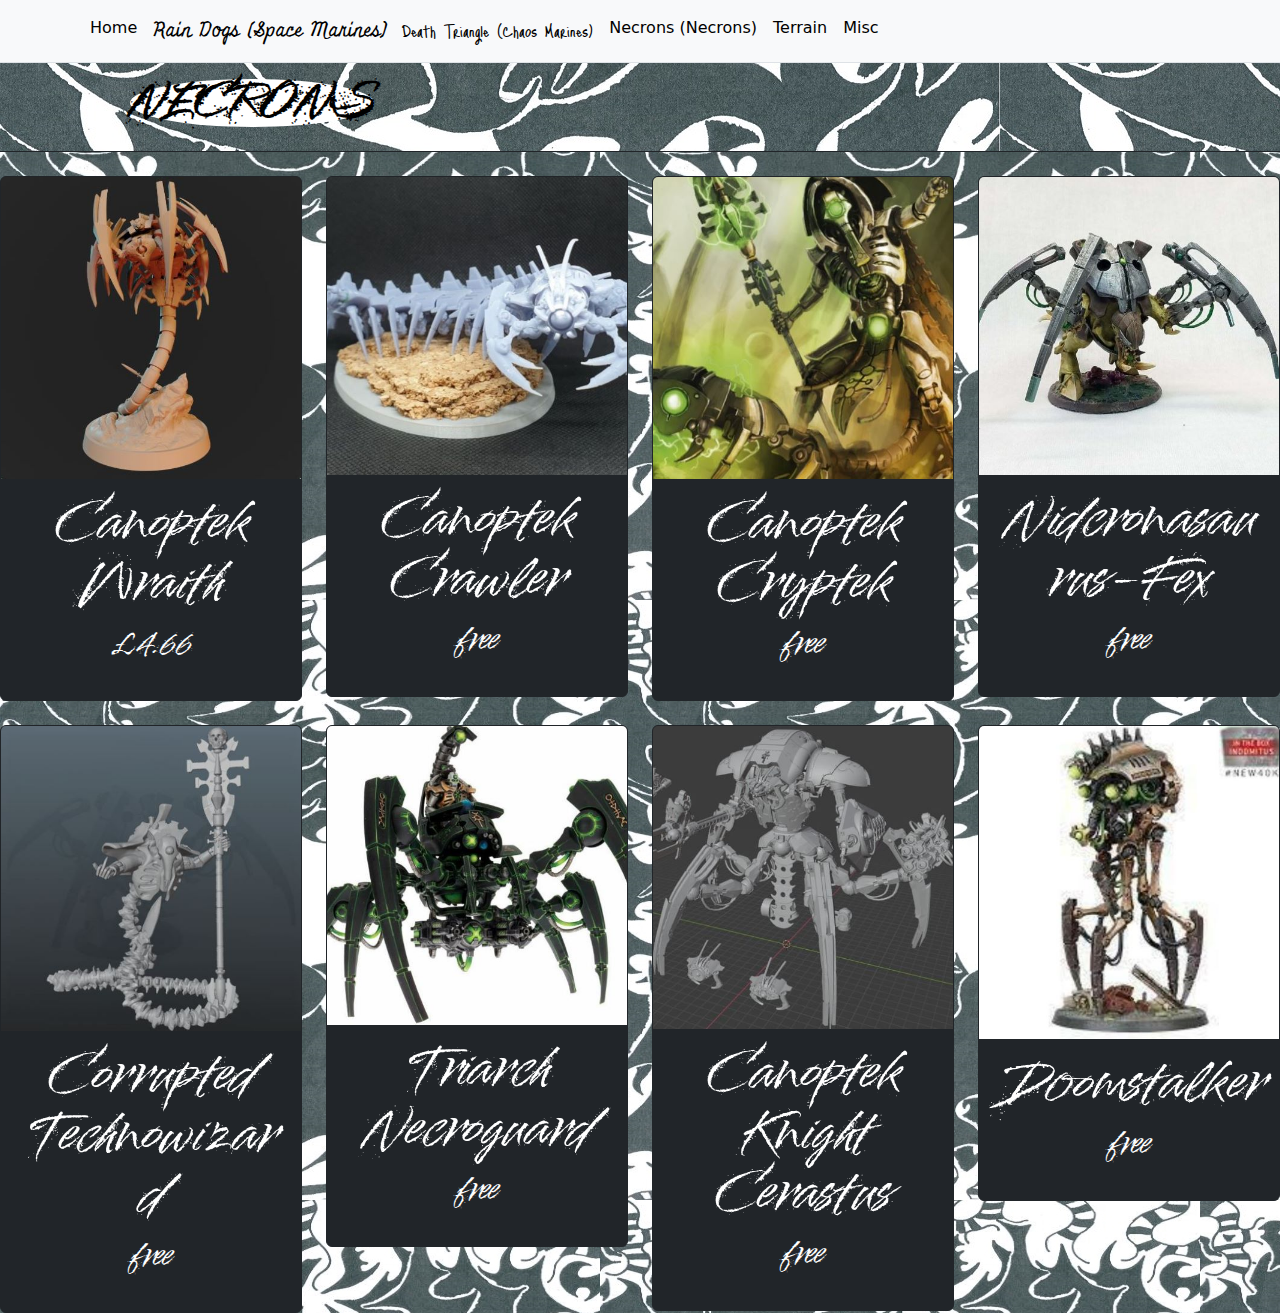
<file: N3DPrints.html>
<!DOCTYPE html>
<html lang="en">


<head>
    <meta charset="UTF-8">
    <meta name="viewport" content="width=device-width, initial-scale=1.0">
    <title>3D Print Page</title>
    <link rel="preconnect" href="https://fonts.googleapis.com"> <link rel="preconnect" href="https://fonts.gstatic.com" crossorigin> 
    <link href="https://fonts.googleapis.com/css2?family=Cedarville+Cursive&family=Cinzel+Decorative:wght@400;700;900&family=Comforter+Brush&family=Dawning+of+a+New+Day&family=Fleur+De+Leah&family=Fondamento:ital@0;1&family=Freehand&family=Just+Me+Again+Down+Here&family=Kristi&family=Liu+Jian+Mao+Cao&family=Love+Light&family=Lovers+Quarrel&family=MedievalSharp&family=Miniver&family=Redacted+Script:wght@300;400;700&family=Seaweed+Script&family=Splash&family=UnifrakturCook&family=UnifrakturMaguntia&display=swap" rel="stylesheet">
    <link href="https://cdn.jsdelivr.net/npm/bootstrap@5.3.3/dist/css/bootstrap.min.css" rel="stylesheet" integrity="sha384-QWTKZyjpPEjISv5WaRU9OFeRpok6YctnYmDr5pNlyT2bRjXh0JMhjY6hW+ALEwIH" crossorigin="anonymous">
    
    <style>
        h5 {
            font-family: "Splash", cursive; font-weight: 400; font-style: normal;
            font-size: 50px;
            text-decoration: none;
        }
        p {
            font-family: "Splash", cursive; font-weight: 400; font-style: normal;
            font-size: 30px;
            text-decoration: none;
        }
        .bannerh {
            font-family: "UnifrakturCook", serif;
            font-weight: 700;
            font-style: normal;
            border-radius: 75%;
            background-color: white;
            color: black;
        }
        .bannerc {
            font-family: "Splash", cursive;
            font-weight: 700;
            font-style: normal;
            border-radius: 75%;
            background-color: white;
            color: black;
        }
        .smbanner {
            background-image: url("./Assets/Backgrounds/1000x500\ H2\ File\ Background\ Life.JPG");

        }
        .cbanner {
            background-image: url("Assets/Backgrounds/1000x497\ H2\ File\ Background\ Shade.jpg");

        }
        .smmenu {
            font-family: "Miniver", cursive; font-weight: 400; font-style: normal;
            font-size: 20px;
        }
        .cmenu {
            font-family: "Just Me Again Down Here", cursive; font-weight:400; font-style: normal; 
            font-size: 20px;
        }
       a {
        text-decoration: none;
        color: white;
       }
       body {
        background-color: black;
        background-image: url("./Assets/Backgrounds/600x600\ Background\ Shade.jpg");

       }
    </style>
</head>


<body>
    <nav class="py-2 bg-body-tertiary border-bottom">
        <div class="container d-flex flex-wrap border-dark">
          <ul class="nav me-auto">
            <li class="nav-item" ><a href="./index.html" class="nav-link link-body-emphasis px-2 active">Home</a></li>
            <li class="nav-item"><a href="./SM3DPrints.html" class="nav-link link-body-emphasis px-2 smmenu">Rain Dogs (Space Marines)</a></li>
            <li class="nav-item"><a href="./C3DPrints.html" class="nav-link link-body-emphasis px-2 cmenu">Death Triangle (Chaos Marines)</a></li>
            <li class="nav-item"><a href="./N3DPrints.html" class="nav-link link-body-emphasis px-2 nmenu" aria-current="page">Necrons (Necrons)</a></li>
            <li class="nav-item"><a href="./Terrain3DPrints.html" class="nav-link link-body-emphasis px-2 terrainmenu">Terrain</a></li>
            <li class="nav-item"><a href="./Misc3DPrints.html" class="nav-link link-body-emphasis px-2 miscmenu">Misc</a></li>
          </ul>
          <ul class="nav">
          </ul>
        </div>
    </nav>

    <header class="py-3 mb-4 border-bottom border-dark cbanner">
        <div class="container d-flex flex-wrap justify-content-center">
          <a href="./index.html" class="d-flex align-items-center mb-3 mb-lg-0 me-lg-auto link-body-emphasis text-decoration-none">
            <svg class="bi me-2" width="40" height="32"><use xlink:href="#bootstrap"></use></svg>
            <span class="fs-4"><h1 class="bannerc">NECRONS</h5></span>
          </a>
        </div>
    </header>
        
    <div class="row row-cols-1 row-cols-md-2 row-cols-lg-3 row-cols-xl-4 row-cols-xxl-5 g-4">
        <div class="col">
            <div class="card text-bg-dark text-center border-dark">
                <img src="./3D Print Pictures/500px width/500px N Wraith.jpg" class="card-img-top" alt="Canoptek Wraith">
                    <div class="card-body">
                        <h5 class="card-title"><a href="https://cults3d.com/en/3d-model/game/robotic-wraith-2">Canoptek Wraith</a></h5>
                        <p>£4.66</p>
                    </div>
            </div>
        </div>

        <div class="col">
            <div class="card text-bg-dark text-center border-dark">
                <img src="./3D Print Pictures/500px width/500px N Crawler.jpg" class="card-img-top" alt="Canoptek Crawler">
                    <div class="card-body">
                        <h5 class="card-title"><a href="https://cults3d.com/en/3d-model/game/necrotipe-by-gregor-tajer-zlota">Canoptek Crawler</a></h5>
                        <p>free</p>
                    </div>
            </div>
        </div>

        <div class="col">
            <div class="card text-bg-dark text-center border-dark">
                <img src="./3D Print Pictures/500px width/500px N Cryptek.jpg" class="card-img-top" alt="Canoptek Cryptek">
                    <div class="card-body">
                        <h5 class="card-title"><a href="https://cults3d.com/en/3d-model/game/robowizard-with-his-beetlebot-pet-by-jmo">Canoptek Cryptek</a></h5>
                        <p>free</p>
                    </div>
            </div>
        </div>

        <div class="col">
            <div class="card text-bg-dark text-center border-dark">
                <img src="./3D Print Pictures/500px width/500px N Nidcronasaurus.jpg" class="card-img-top" alt="Nidcronasaurus-Fex">
                    <div class="card-body">
                        <h5 class="card-title"><a href="https://cults3d.com/en/3d-model/game/nidcronasaurus-fex">Nidcronasaurus-Fex</a></h5>
                        <p>free</p>
                    </div>
            </div>
        </div>

        <div class="col">
            <div class="card text-bg-dark text-center border-dark">
                <img src="./3D Print Pictures/500px width/500px N Corrupt TechWiz.jpg" class="card-img-top" alt="Corrupted Technowizard">
                    <div class="card-body">
                        <h5 class="card-title"><a href="https://cults3d.com/en/3d-model/game/kitbashed-technowizard">Corrupted Technowizard</a></h5>
                        <p>free</p>
                    </div>
            </div>
        </div>

        <div class="col">
            <div class="card text-bg-dark text-center border-dark">
                <img src="./3D Print Pictures/500px width/500px N Triarch Guard.jpg" class="card-img-top" alt="Triarch Necroguard">
                    <div class="card-body">
                        <h5 class="card-title"><a href="https://cults3d.com/en/3d-model/game/acechante-de-triarca-necrona-warhammer-40-000-w40k-10thedition-triarch-lych-necr">Triarch Necroguard</a></h5>
                        <p>free</p>
                    </div>
            </div>
        </div>

        <div class="col">
            <div class="card text-bg-dark text-center border-dark">
                <img src="./3D Print Pictures/500px width/500px N Canoptek Knight.jpg" class="card-img-top" alt="Canoptek Knight Cerastus">
                    <div class="card-body">
                        <h5 class="card-title"><a href="https://cults3d.com/en/3d-model/tool/canoptek-knight-cerastus">Canoptek Knight Cerastus</a></h5>
                        <p>free</p>
                    </div>
            </div>
        </div>

        <div class="col">
            <div class="card text-bg-dark text-center border-dark">
                <img src="./3D Print Pictures/500px width/500px N Doomstalker.jpg" class="card-img-top" alt="Doomstalker">
                    <div class="card-body">
                        <h5 class="card-title"><a href="https://cults3d.com/en/3d-model/game/canoptek-reanimator-necron-necrontyr">Doomstalker</a></h5>
                        <p>free</p>
                    </div>
            </div>
        </div>

    </div>
</body>
</html>
</file>
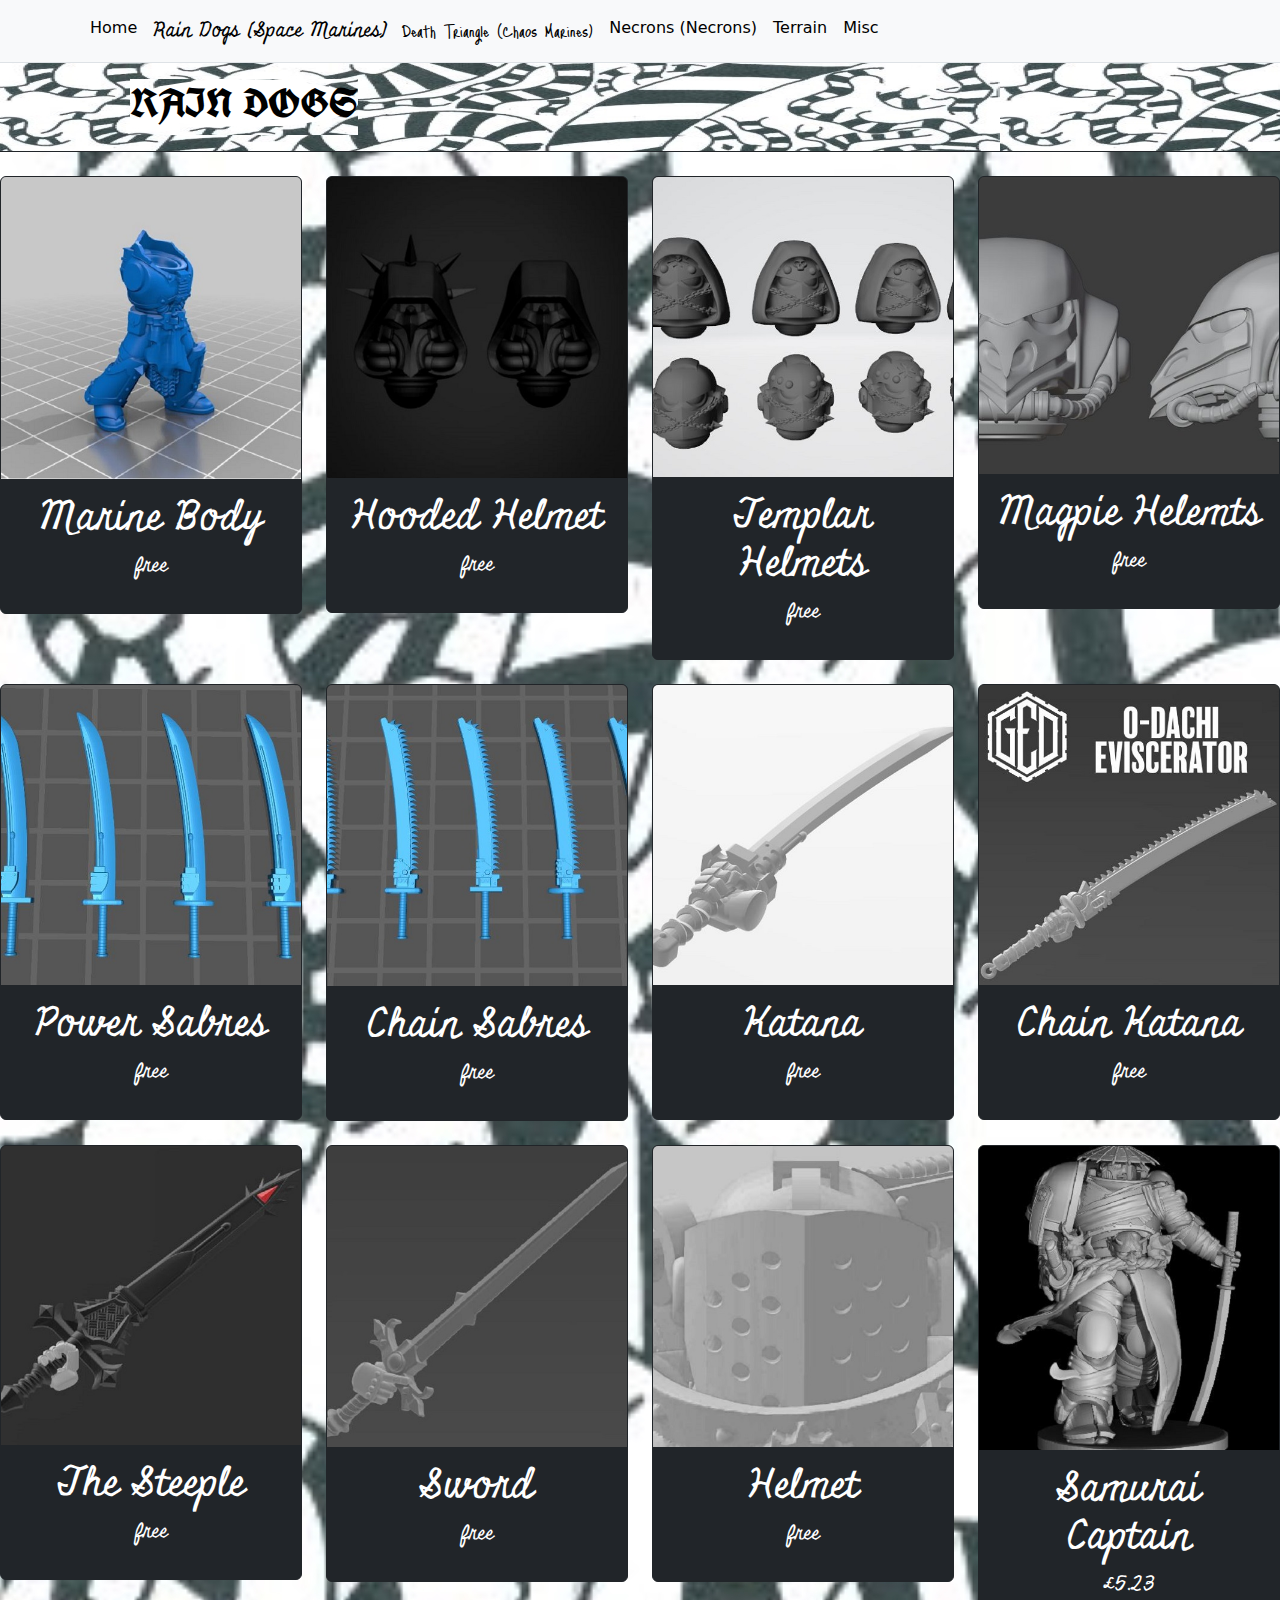
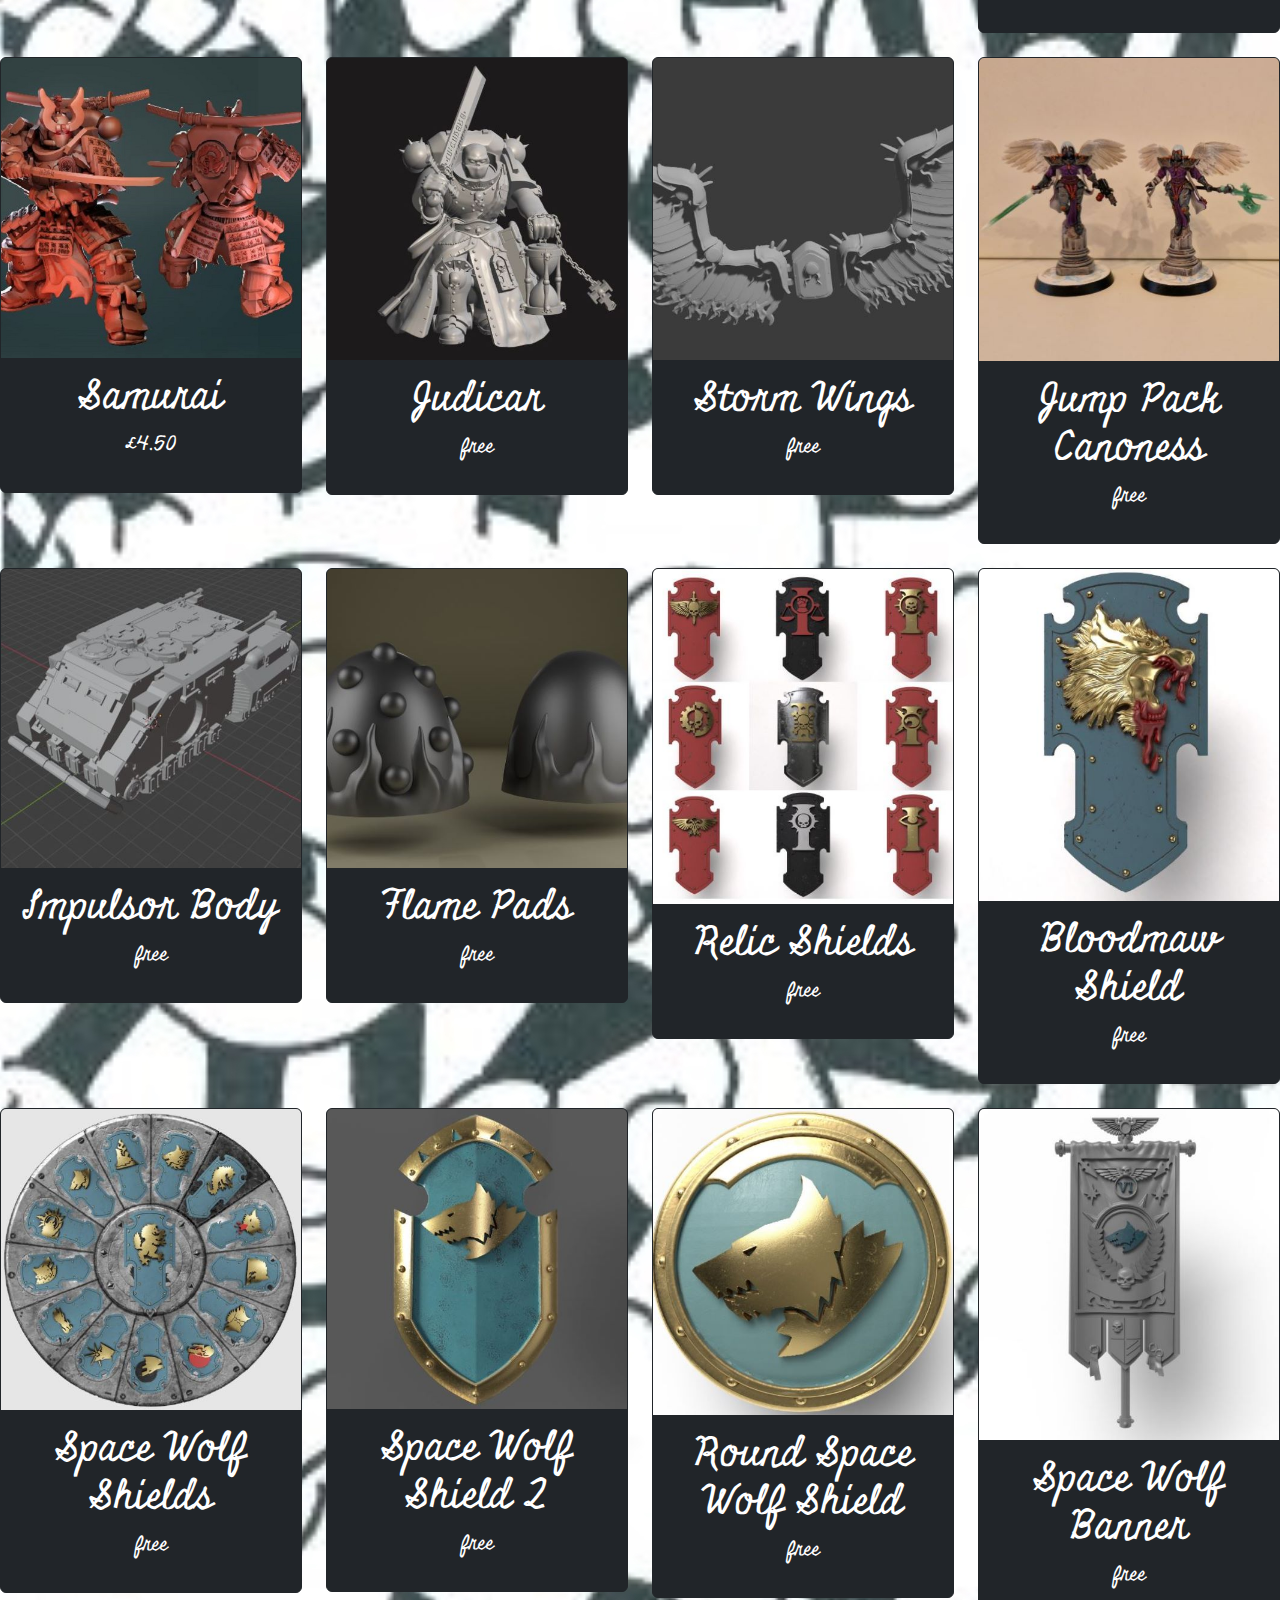
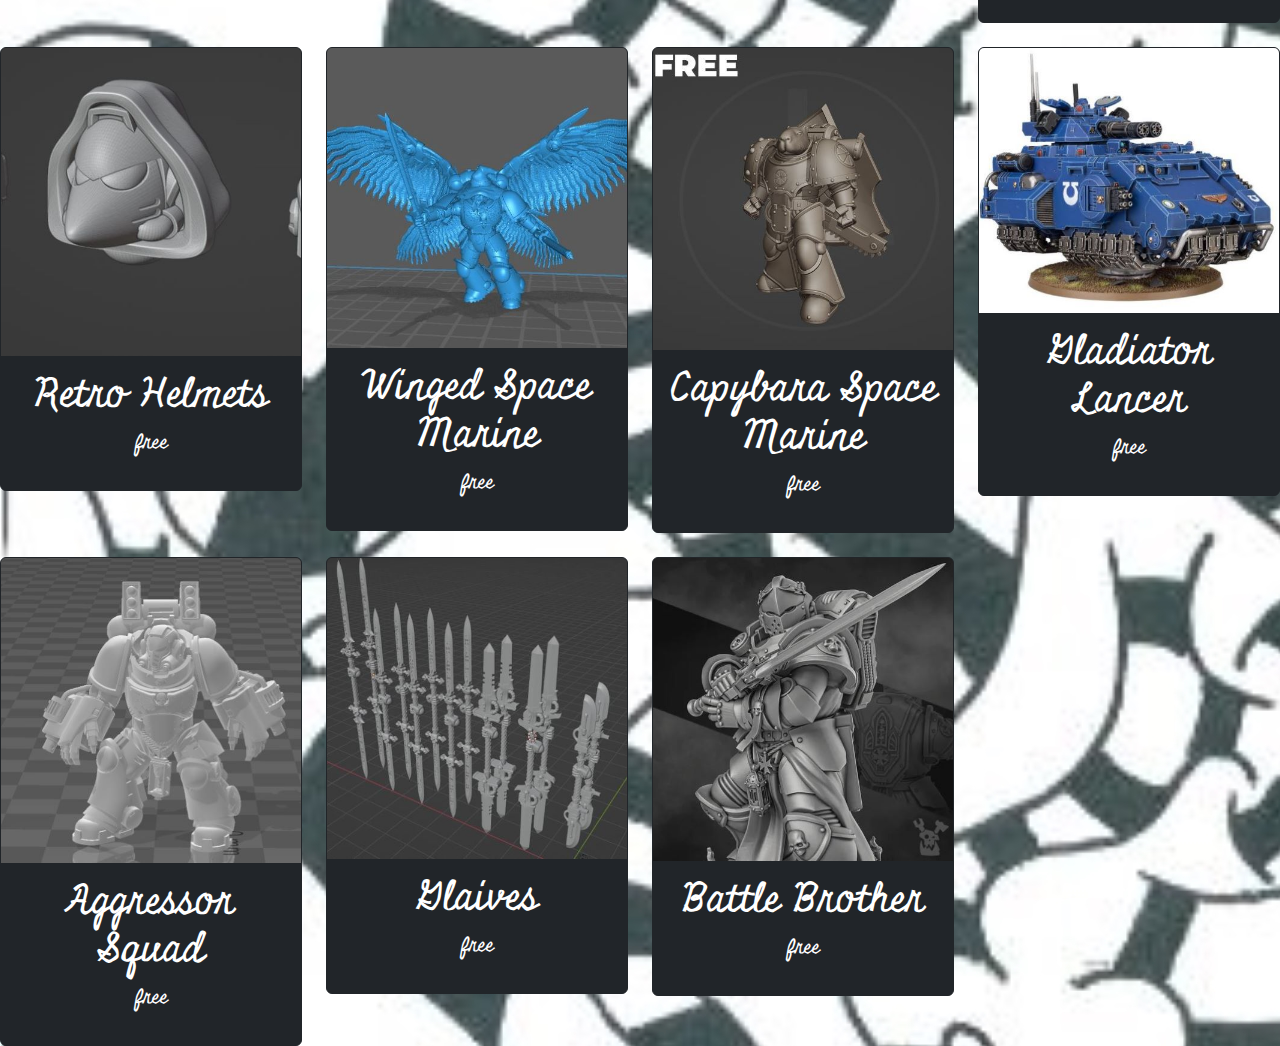
<file: SM3DPrints.html>
<!DOCTYPE html>
<html lang="en">


<head>
    <meta charset="UTF-8">
    <meta name="viewport" content="width=device-width, initial-scale=1.0">
    <title>3D Print Page</title>
    <link rel="preconnect" href="https://fonts.googleapis.com"> <link rel="preconnect" href="https://fonts.gstatic.com" crossorigin> 
    <link href="https://fonts.googleapis.com/css2?family=Cedarville+Cursive&family=Cinzel+Decorative:wght@400;700;900&family=Comforter+Brush&family=Dawning+of+a+New+Day&family=Fleur+De+Leah&family=Fondamento:ital@0;1&family=Freehand&family=Just+Me+Again+Down+Here&family=Kristi&family=Liu+Jian+Mao+Cao&family=Love+Light&family=Lovers+Quarrel&family=MedievalSharp&family=Miniver&family=Redacted+Script:wght@300;400;700&family=Seaweed+Script&family=Splash&family=UnifrakturCook&family=UnifrakturMaguntia&display=swap" rel="stylesheet">
    <link href="https://cdn.jsdelivr.net/npm/bootstrap@5.3.3/dist/css/bootstrap.min.css" rel="stylesheet" integrity="sha384-QWTKZyjpPEjISv5WaRU9OFeRpok6YctnYmDr5pNlyT2bRjXh0JMhjY6hW+ALEwIH" crossorigin="anonymous">
    
    <style>
        h5 {
            font-family: "Miniver", cursive; font-weight: 400; font-style: normal;
            font-size: 40px;
            text-decoration: none;
        }
        p {
            font-family: "Miniver", cursive; font-weight: 400; font-style: normal;
            font-size: 20px;
            text-decoration: none;
        }
        .bannerh {
            font-family: "UnifrakturCook", serif;
            font-weight: 700;
            font-style: normal;
            border-radius: 75%;
            background-color: white;
            color: black;
        }
        .smbanner {
            font-family: "Miniver", cursive; font-weight: 400; font-style: normal;
            background-image: url("./Assets/Backgrounds/1000x500\ H2\ File\ Background\ Life.JPG");

        }
        .smmenu {
            font-family: "Miniver", cursive; font-weight: 400; font-style: normal;
            font-size: 20px;
        }
        .cmenu {
            font-family: "Just Me Again Down Here", cursive; font-weight:400; font-style: normal; 
            font-size: 20px;
        }
       a {
        text-decoration: none;
        color: white;
       }
       body {
        background-color: black;
        background-image: url("./Assets/Backgrounds/3000x4324\ File\ Background\ Life.JPG");

       }
    </style>
</head>


<body>
    <nav class="py-2 bg-body-tertiary border-bottom">
        <div class="container d-flex flex-wrap border-dark">
          <ul class="nav me-auto">
            <li class="nav-item" ><a href="./index.html" class="nav-link link-body-emphasis px-2 active">Home</a></li>
            <li class="nav-item"><a href="./SM3DPrints.html" class="nav-link link-body-emphasis px-2 smmenu" aria-current="page">Rain Dogs (Space Marines)</a></li>
            <li class="nav-item"><a href="./C3DPrints.html" class="nav-link link-body-emphasis px-2 cmenu">Death Triangle (Chaos Marines)</a></li>
            <li class="nav-item"><a href="./N3DPrints.html" class="nav-link link-body-emphasis px-2 nmenu">Necrons (Necrons)</a></li>
            <li class="nav-item"><a href="./Terrain3DPrints.html" class="nav-link link-body-emphasis px-2 terrainmenu">Terrain</a></li>
            <li class="nav-item"><a href="./Misc3DPrints.html" class="nav-link link-body-emphasis px-2 miscmenu">Misc</a></li>
          </ul>
          <ul class="nav">
          </ul>
        </div>
    </nav>

    <header class="py-3 mb-4 border-bottom border-dark smbanner">
        <div class="container d-flex flex-wrap justify-content-center">
          <a href="./index.html" class="d-flex align-items-center mb-3 mb-lg-0 me-lg-auto link-body-emphasis text-decoration-none">
            <svg class="bi me-2" width="40" height="32"><use xlink:href="#bootstrap"></use></svg>
            <span class="fs-4 smbanner"><h1 class="bannerh">RAIN  DOGS</h5></span>
          </a>
        </div>
    </header>
        
    <div class="row row-cols-1 row-cols-md-2 row-cols-lg-3 row-cols-xl-4 row-cols-xxl-5 g-4">
        <div class="col">
            <div class="card text-bg-dark text-center border-dark">
                <img src="./3D Print Pictures/500px width/500px SM Body.jpg" class="card-img-top" alt="Marine Body">
                    <div class="card-body">
                        <h5 class="card-title"><a href="https://cults3d.com/en/3d-model/tool/aquilon-7fc9">Marine Body</a></h5>
                        <p>free</p>
                    </div>
            </div>
        </div>

        <div class="col">
            <div class="card text-bg-dark text-center border-dark">
                <img src="./3D Print Pictures/500px width/500px SM Head.jpg" class="card-img-top" alt="Hooded Helmet">
                    <div class="card-body">
                        <h5 class="card-title"><a href="https://cults3d.com/en/3d-model/game/custodes-helmet-bits-wardens-of-the-dark-cells">Hooded Helmet</a></h5>
                        <p>free</p>
                    </div>
            </div>
        </div>

        <div class="col">
            <div class="card text-bg-dark text-center border-dark">
                <img src="./3D Print Pictures/500px width/500px C SM Helmet 1.jpg" class="card-img-top" alt="Templar Helmets">
                    <div class="card-body">
                        <h5 class="card-title"><a href="https://cults3d.com/en/3d-model/game/templars-space-warrior-helmets-3-supports">Templar Helmets</a></h5>
                        <p>free</p>
                    </div>
            </div>
        </div>

        <div class="col">
            <div class="card text-bg-dark text-center border-dark">
                <img src="./3D Print Pictures/500px width/500px C SM Magpie Helmet.jpg" class="card-img-top" alt="Magpie Helemts">
                    <div class="card-body">
                        <h5 class="card-title"><a href="https://cults3d.com/en/3d-model/game/elite-broody-magpies-helmet-standard">Magpie Helemts</a></h5>
                        <p>free</p>
                    </div>
            </div>
        </div>

        <div class="col">
            <div class="card text-bg-dark text-center border-dark">
                <img src="./3D Print Pictures/500px width/500px SM Sabre.jpg" class="card-img-top" alt="Power Sabres">
                    <div class="card-body">
                        <h5 class="card-title"><a href="https://cults3d.com/en/3d-model/game/space-warrior-power-sabers">Power Sabres</a></h5>
                        <p>free</p>
                    </div>
            </div>
        </div>

        <div class="col">
            <div class="card text-bg-dark text-center border-dark">
                <img src="./3D Print Pictures/500px width/500px SM Chain Sabre.jpg" class="card-img-top" alt="Chain Sabres">
                    <div class="card-body">
                        <h5 class="card-title"><a href="https://cults3d.com/en/3d-model/game/space-warrior-chain-sabers">Chain Sabres</a></h5>
                        <p>free</p>
                    </div>
            </div>
        </div>

        <div class="col">
            <div class="card text-bg-dark text-center border-dark">
                <img src="./3D Print Pictures/500px width/500px SM Katana.jpg" class="card-img-top" alt="Katana">
                    <div class="card-body">
                        <h5 class="card-title"><a href="https://cults3d.com/en/3d-model/game/super-elite-katana">Katana</a></h5>
                        <p>free</p>
                    </div>
            </div>
        </div>

        <div class="col">
            <div class="card text-bg-dark text-center border-dark">
                <img src="./3D Print Pictures/500px width/500px SM Chain Katana.jpg" class="card-img-top" alt="Chain Katana">
                    <div class="card-body">
                        <h5 class="card-title"><a href="https://cults3d.com/en/3d-model/game/o-dachi-eviscerator">Chain Katana</a></h5>
                        <p>free</p>
                    </div>
            </div>
        </div>

        <div class="col">
            <div class="card text-bg-dark text-center border-dark">
                <img src="./3D Print Pictures/500px width/500px C SM The Steeple.jpg" class="card-img-top" alt="Dark Sword">
                    <div class="card-body">
                        <h5 class="card-title"><a href="https://cults3d.com/en/3d-model/game/the-steeple">The Steeple</a></h5>
                        <p>free</p>
                    </div>
            </div>
        </div>

        <div class="col">
            <div class="card text-bg-dark text-center border-dark">
                <img src="./3D Print Pictures/500px width/500px SM Shard of Light.jpg" class="card-img-top" alt="Light Sword">
                    <div class="card-body">
                        <h5 class="card-title"><a href="https://cults3d.com/en/3d-model/game/fantasy-sword-for-marines">Sword</a></h5>
                        <p>free</p>
                    </div>
            </div>
        </div>

        <div class="col">
            <div class="card text-bg-dark text-center border-dark">
                <img src="./3D Print Pictures/500px width/500px C SM Iron Star Helmet.jpg" class="card-img-top" alt="Iron Helmet">
                    <div class="card-body">
                        <h5 class="card-title"><a href="https://cults3d.com/en/3d-model/game/lawbringer-marine-helmet">Helmet</a></h5>
                        <p>free</p>
                    </div>
            </div>
        </div>

        <div class="col">
            <div class="card text-bg-dark text-center border-dark">
                <img src="./3D Print Pictures/500px width/500px SM Samurai Captain.jpg" class="card-img-top" alt="Samurai Captain">
                    <div class="card-body">
                        <h5 class="card-title"><a href="https://cults3d.com/en/3d-model/game/samurai-space-marine-warrior-3d-print-model-upa-3">Samurai Captain</a></h5>
                        <p>£5.23</p>
                    </div>
            </div>
        </div>

        <div class="col">
            <div class="card text-bg-dark text-center border-dark">
                <img src="./3D Print Pictures/500px width/500px SM Samurai.jpg" class="card-img-top" alt="Samurai">
                    <div class="card-body">
                        <h5 class="card-title"><a href="https://cults3d.com/en/3d-model/game/samurai-space-marine-warrior-3d-print-model-upa-2">Samurai</a></h5>
                        <p>£4.50</p>
                    </div>
            </div>
        </div>

        <div class="col">
            <div class="card text-bg-dark text-center border-dark">
                <img src="./3D Print Pictures/500px width/500px SM Judicar.jpg" class="card-img-top" alt="Judicar">
                    <div class="card-body">
                        <h5 class="card-title"><a href="https://cults3d.com/en/3d-model/game/person-of-judiciar">Judicar</a></h5>
                        <p>free</p>
                    </div>
            </div>
        </div>

        <div class="col">
            <div class="card text-bg-dark text-center border-dark">
                <img src="./3D Print Pictures/500px width/500px SM Storm Wings.jpg" class="card-img-top" alt="Storm Wings">
                    <div class="card-body">
                        <h5 class="card-title"><a href="https://cults3d.com/en/3d-model/game/storm-wings">Storm Wings</a></h5>
                        <p>free</p>
                    </div>
            </div>
        </div>

        <div class="col">
            <div class="card text-bg-dark text-center border-dark">
                <img src="./3D Print Pictures/500px width/500px SM JP Canoness.jpg" class="card-img-top" alt="Jump Pack Canoness">
                    <div class="card-body">
                        <h5 class="card-title"><a href="https://cults3d.com/en/3d-model/game/janoness-jump-pack-canoness">Jump Pack Canoness</a></h5>
                        <p>free</p>
                    </div>
            </div>
        </div>

        <div class="col">
            <div class="card text-bg-dark text-center border-dark">
                <img src="./3D Print Pictures/500px width/500px SM Impulsor Body.jpg" class="card-img-top" alt="Impulsor Body">
                    <div class="card-body">
                        <h5 class="card-title"><a href="https://cults3d.com/en/3d-model/game/impulsor-rhino-body-kit-dankolev">Impulsor Body</a></h5>
                        <p>free</p>
                    </div>
            </div>
        </div>

        <div class="col">
            <div class="card text-bg-dark text-center border-dark">
                <img src="./3D Print Pictures/500px width/500px SM Flame Pads.jpg" class="card-img-top" alt="Flame Pads">
                    <div class="card-body">
                        <h5 class="card-title"><a href="https://cults3d.com/en/3d-model/game/flame-pads">Flame Pads</a></h5>
                        <p>free</p>
                    </div>
            </div>
        </div>

        <div class="col">
            <div class="card text-bg-dark text-center border-dark">
                <img src="./3D Print Pictures/500px width/500px SM Relic Shields.jpg" class="card-img-top" alt="Relic Shields">
                    <div class="card-body">
                        <h5 class="card-title"><a href="https://cults3d.com/en/3d-model/game/relic-shields-collection-3">Relic Shields</a></h5>
                        <p>free</p>
                    </div>
            </div>
        </div>

        <div class="col">
            <div class="card text-bg-dark text-center border-dark">
                <img src="./3D Print Pictures/500px width/500px SM Bloodmaw Shield.jpg" class="card-img-top" alt="Bloodmaw Shield">
                    <div class="card-body">
                        <h5 class="card-title"><a href="https://cults3d.com/en/3d-model/game/space-wolves-power-shield-bloodmaws">Bloodmaw Shield</a></h5>
                        <p>free</p>
                    </div>
            </div>
        </div>

        <div class="col">
            <div class="card text-bg-dark text-center border-dark">
                <img src="./3D Print Pictures/500px width/500px SM Space Wolf Shields.jpg" class="card-img-top" alt="Space Wolf Shields">
                    <div class="card-body">
                        <h5 class="card-title"><a href="https://cults3d.com/en/3d-model/game/space-wolves-companies-powers-shields-collection">Space Wolf Shields</a></h5>
                        <p>free</p>
                    </div>
            </div>
        </div>

        <div class="col">
            <div class="card text-bg-dark text-center border-dark">
                <img src="./3D Print Pictures/500px width/500px SM Space Wolf Shield 2.jpg" class="card-img-top" alt="Space Wolf Shield 2">
                    <div class="card-body">
                        <h5 class="card-title"><a href="https://cults3d.com/en/3d-model/game/space-wolves-shield-sigmarines">Space Wolf Shield 2</a></h5>
                        <p>free</p>
                    </div>
            </div>
        </div>

        <div class="col">
            <div class="card text-bg-dark text-center border-dark">
                <img src="./3D Print Pictures/500px width/500px SM Round Space Wolf Shield.jpg" class="card-img-top" alt="Round Space Wolf Shield">
                    <div class="card-body">
                        <h5 class="card-title"><a href="https://cults3d.com/en/3d-model/game/space-wolves-shield-sigmarines-round">Round Space Wolf Shield</a></h5>
                        <p>free</p>
                    </div>
            </div>
        </div>

        <div class="col">
            <div class="card text-bg-dark text-center border-dark">
                <img src="./3D Print Pictures/500px width/500px SM Space Wolf Banner.jpg" class="card-img-top" alt="Space Wolf Banner">
                    <div class="card-body">
                        <h5 class="card-title"><a href="https://cults3d.com/en/3d-model/game/space-wolves-banner">Space Wolf Banner</a></h5>
                        <p>free</p>
                    </div>
            </div>
        </div>

        <div class="col">
            <div class="card text-bg-dark text-center border-dark">
                <img src="./3D Print Pictures/500px width/500px SM Retro Hemlets.jpg" class="card-img-top" alt="Retro Helmets">
                    <div class="card-body">
                        <h5 class="card-title"><a href="https://cults3d.com/en/3d-model/game/prime-scale-retro-helmets-x3">Retro Helmets</a></h5>
                        <p>free</p>
                    </div>
            </div>
        </div>

        <div class="col">
            <div class="card text-bg-dark text-center border-dark">
                <img src="./3D Print Pictures/500px width/500px SM Winged Space Marine.jpg" class="card-img-top" alt="Winged Space Marine">
                    <div class="card-body">
                        <h5 class="card-title"><a href="https://cults3d.com/en/3d-model/game/hunter-of-horus-x-winged">Winged Space Marine</a></h5>
                        <p>free</p>
                    </div>
            </div>
        </div>
        
        <div class="col">
            <div class="card text-bg-dark text-center border-dark">
                <img src="./3D Print Pictures/500px width/500px SM Capy Marine.jpg" class="card-img-top" alt="Capybara Space Marine">
                    <div class="card-body">
                        <h5 class="card-title"><a href="https://cults3d.com/en/3d-model/game/there-have-always-been-capybara-marines">Capybara Space Marine</a></h5>
                        <p>free</p>
                    </div>
            </div>
        </div>

        <div class="col">
            <div class="card text-bg-dark text-center border-dark">
                <img src="./3D Print Pictures/500px width/500px SM Gladiator Lancer.jpg" class="card-img-top" alt="Gladiator Lancer">
                    <div class="card-body">
                        <h5 class="card-title"><a href="https://cults3d.com/en/3d-model/game/gladiator-lancer-and-reaper-variants-mh3">Gladiator Lancer</a></h5>
                        <p>free</p>
                    </div>
            </div>
        </div>

        <div class="col">
            <div class="card text-bg-dark text-center border-dark">
                <img src="./3D Print Pictures/500px width/500px SM Aggressor Squad.jpg" class="card-img-top" alt="Aggressor Squad">
                    <div class="card-body">
                        <h5 class="card-title"><a href="https://cults3d.com/en/3d-model/game/aggressor-squad">Aggressor Squad</a></h5>
                        <p>free</p>
                    </div>
            </div>
        </div>

        <div class="col">
            <div class="card text-bg-dark text-center border-dark">
                <img src="./3D Print Pictures/500px width/500px SM Glaives.jpg" class="card-img-top" alt="Glaives">
                    <div class="card-body">
                        <h5 class="card-title"><a href="https://cults3d.com/en/3d-model/game/gk-glaives-w-hands">Glaives</a></h5>
                        <p>free</p>
                    </div>
            </div>
        </div>

        <div class="col">
            <div class="card text-bg-dark text-center border-dark">
                <img src="./3D Print Pictures/500px width/500px SM Battle Brother.jpg" class="card-img-top" alt="Glaives">
                    <div class="card-body">
                        <h5 class="card-title"><a href="https://cults3d.com/en/3d-model/game/battle-brother-painting-guide-painting-contest">Battle Brother</a></h5>
                        <p>free</p>
                    </div>
            </div>
        </div>

    </div>
</body>
</html>
</file>
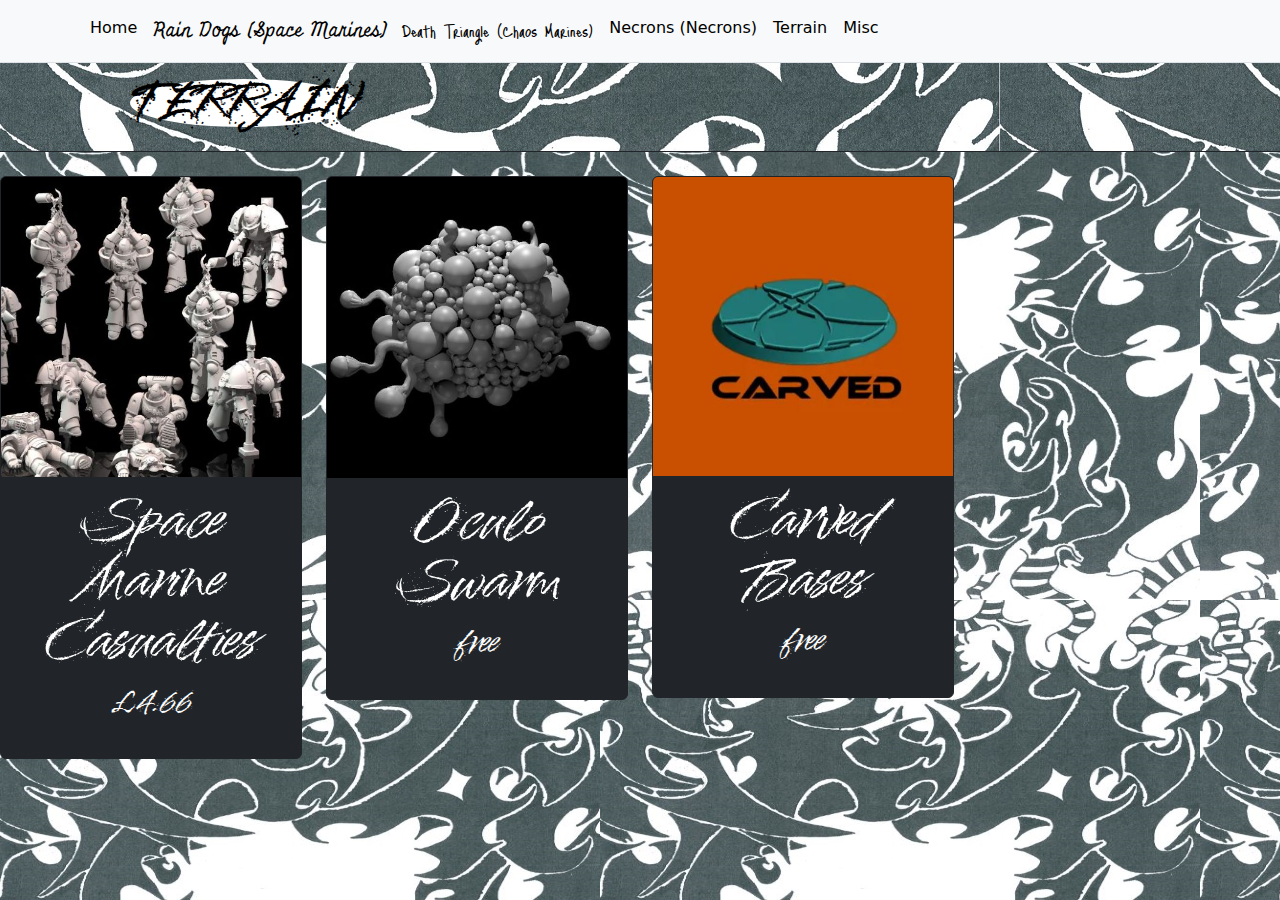
<file: Terrain3DPrints.html>
<!DOCTYPE html>
<html lang="en">


<head>
    <meta charset="UTF-8">
    <meta name="viewport" content="width=device-width, initial-scale=1.0">
    <title>3D Print Page</title>
    <link rel="preconnect" href="https://fonts.googleapis.com"> <link rel="preconnect" href="https://fonts.gstatic.com" crossorigin> 
    <link href="https://fonts.googleapis.com/css2?family=Cedarville+Cursive&family=Cinzel+Decorative:wght@400;700;900&family=Comforter+Brush&family=Dawning+of+a+New+Day&family=Fleur+De+Leah&family=Fondamento:ital@0;1&family=Freehand&family=Just+Me+Again+Down+Here&family=Kristi&family=Liu+Jian+Mao+Cao&family=Love+Light&family=Lovers+Quarrel&family=MedievalSharp&family=Miniver&family=Redacted+Script:wght@300;400;700&family=Seaweed+Script&family=Splash&family=UnifrakturCook&family=UnifrakturMaguntia&display=swap" rel="stylesheet">
    <link href="https://cdn.jsdelivr.net/npm/bootstrap@5.3.3/dist/css/bootstrap.min.css" rel="stylesheet" integrity="sha384-QWTKZyjpPEjISv5WaRU9OFeRpok6YctnYmDr5pNlyT2bRjXh0JMhjY6hW+ALEwIH" crossorigin="anonymous">
    
    <style>
        h5 {
            font-family: "Splash", cursive; font-weight: 400; font-style: normal;
            font-size: 50px;
            text-decoration: none;
        }
        p {
            font-family: "Splash", cursive; font-weight: 400; font-style: normal;
            font-size: 30px;
            text-decoration: none;
        }
        .bannerh {
            font-family: "UnifrakturCook", serif;
            font-weight: 700;
            font-style: normal;
            border-radius: 75%;
            background-color: white;
            color: black;
        }
        .bannerc {
            font-family: "Splash", cursive;
            font-weight: 700;
            font-style: normal;
            border-radius: 75%;
            background-color: white;
            color: black;
        }
        .smbanner {
            background-image: url("./Assets/Backgrounds/1000x500\ H2\ File\ Background\ Life.JPG");

        }
        .cbanner {
            background-image: url("Assets/Backgrounds/1000x497\ H2\ File\ Background\ Shade.jpg");

        }
        .smmenu {
            font-family: "Miniver", cursive; font-weight: 400; font-style: normal;
            font-size: 20px;
        }
        .cmenu {
            font-family: "Just Me Again Down Here", cursive; font-weight:400; font-style: normal; 
            font-size: 20px;
        }
       a {
        text-decoration: none;
        color: white;
       }
       body {
        background-color: black;
        background-image: url("./Assets/Backgrounds/600x600\ Background\ Shade.jpg");

       }
    </style>
</head>


<body>
    <nav class="py-2 bg-body-tertiary border-bottom">
        <div class="container d-flex flex-wrap border-dark">
          <ul class="nav me-auto">
            <li class="nav-item" ><a href="./index.html" class="nav-link link-body-emphasis px-2 active">Home</a></li>
            <li class="nav-item"><a href="./SM3DPrints.html" class="nav-link link-body-emphasis px-2 smmenu">Rain Dogs (Space Marines)</a></li>
            <li class="nav-item"><a href="./C3DPrints.html" class="nav-link link-body-emphasis px-2 cmenu">Death Triangle (Chaos Marines)</a></li>
            <li class="nav-item"><a href="./N3DPrints.html" class="nav-link link-body-emphasis px-2 nmenu">Necrons (Necrons)</a></li>
            <li class="nav-item"><a href="./Terrain3DPrints.html" class="nav-link link-body-emphasis px-2 terrainmenu" aria-current="page">Terrain</a></li>
            <li class="nav-item"><a href="./Misc3DPrints.html" class="nav-link link-body-emphasis px-2 miscmenu">Misc</a></li>
          </ul>
          <ul class="nav">
          </ul>
        </div>
    </nav>

    <header class="py-3 mb-4 border-bottom border-dark cbanner">
        <div class="container d-flex flex-wrap justify-content-center">
          <a href="./index.html" class="d-flex align-items-center mb-3 mb-lg-0 me-lg-auto link-body-emphasis text-decoration-none">
            <svg class="bi me-2" width="40" height="32"><use xlink:href="#bootstrap"></use></svg>
            <span class="fs-4"><h1 class="bannerc">TERRAIN</h5></span>
          </a>
        </div>
    </header>
        
    <div class="row row-cols-1 row-cols-md-2 row-cols-lg-3 row-cols-xl-4 row-cols-xxl-5 g-4">
        <div class="col">
            <div class="card text-bg-dark text-center border-dark">
                <img src="./3D Print Pictures/500px width/500px Misc SM Casualties.jpg" class="card-img-top" alt="Space Marine Casualties">
                    <div class="card-body">
                        <h5 class="card-title"><a href="https://cults3d.com/en/3d-model/game/in-midnight-clad-decorations-casualties">Space Marine Casualties</a></h5>
                        <p>£4.66</p>
                    </div>
            </div>
        </div>

        <div class="col">
            <div class="card text-bg-dark text-center border-dark">
                <img src="./3D Print Pictures/500px width/500px Terrain Oculo Swarm.jpg" class="card-img-top" alt="Oculo Swarm">
                    <div class="card-body">
                        <h5 class="card-title"><a href="https://cults3d.com/en/3d-model/game/oculo-swarm-mz4250-2">Oculo Swarm</a></h5>
                        <p>free</p>
                    </div>
            </div>
        </div>

        <div class="col">
            <div class="card text-bg-dark text-center border-dark">
                <img src="./3D Print Pictures/500px width/500px Terrain Carved Bases.jpg" class="card-img-top" alt="Carved Bases">
                    <div class="card-body">
                        <h5 class="card-title"><a href="https://cults3d.com/en/3d-model/game/easy-print-bases-carved-tiles">Carved Bases</a></h5>
                        <p>free</p>
                    </div>
            </div>
        </div>     

    </div>
</body>
</html>
</file>
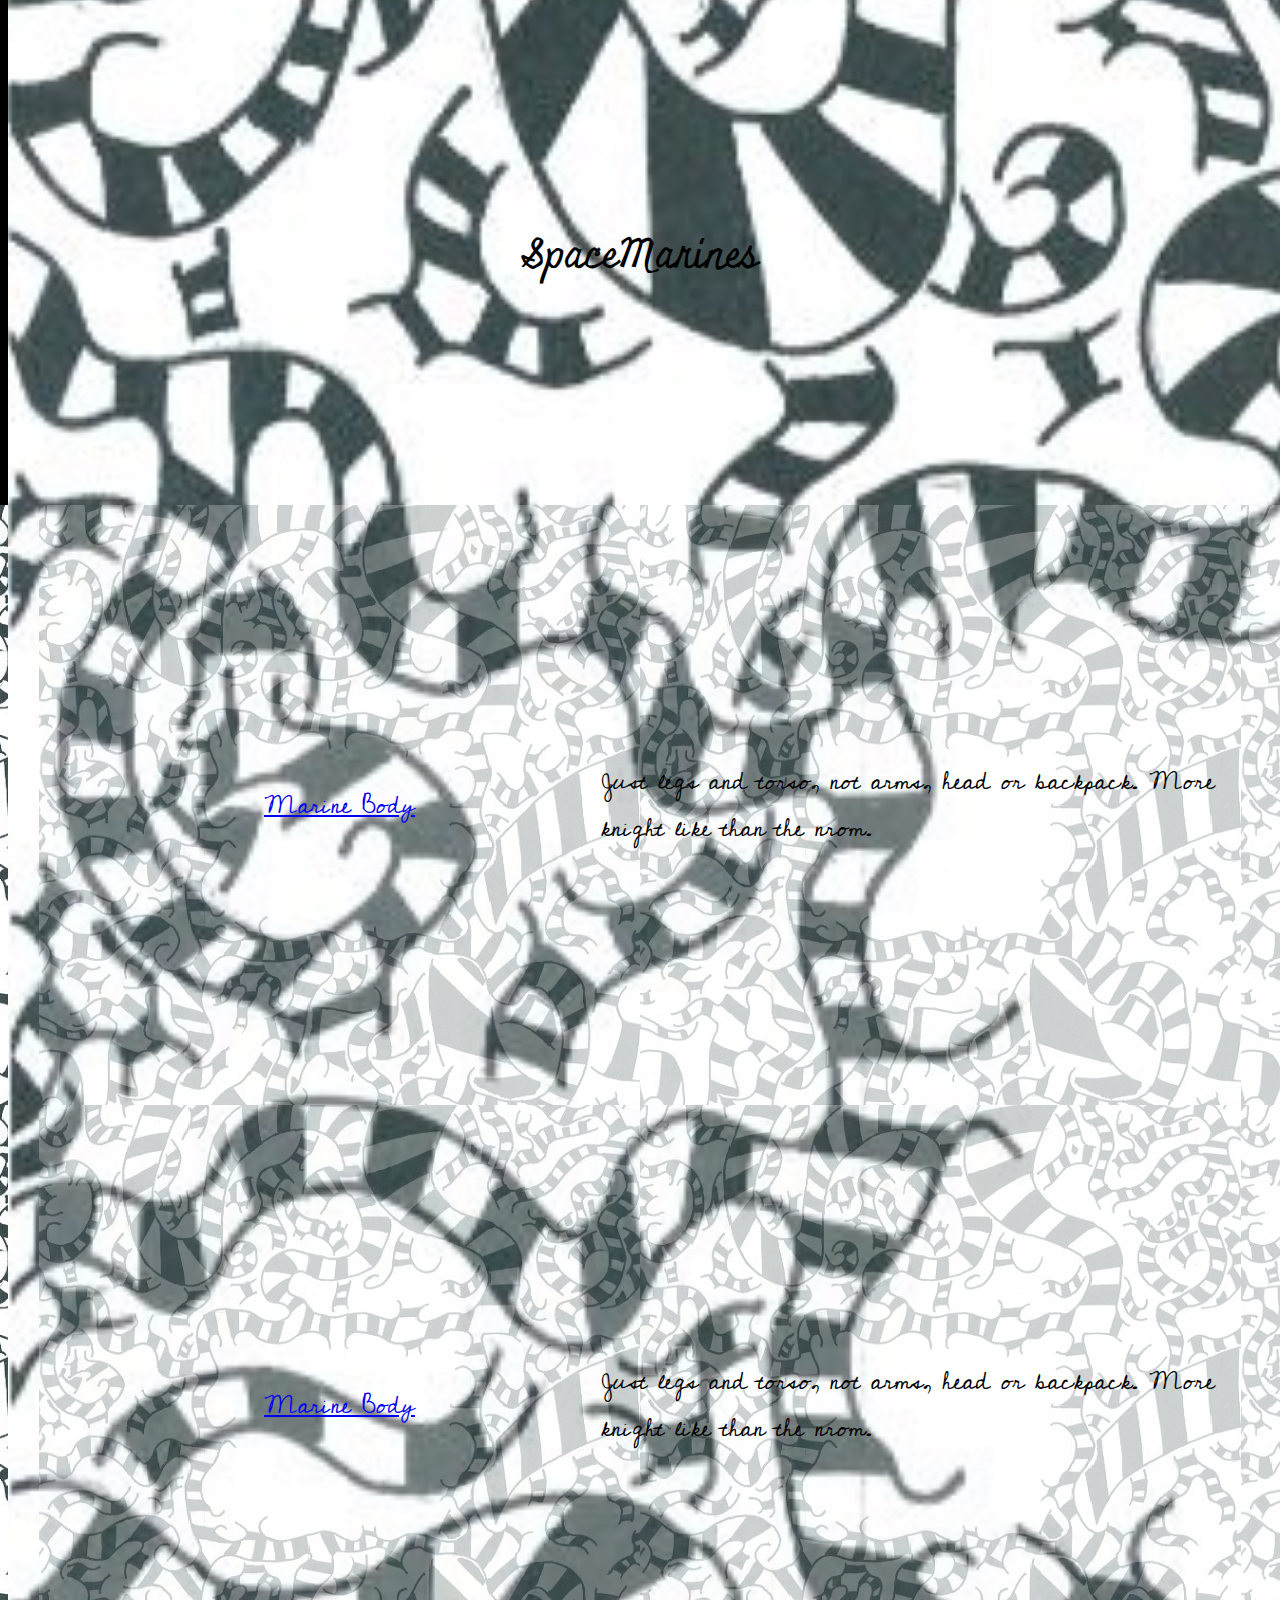
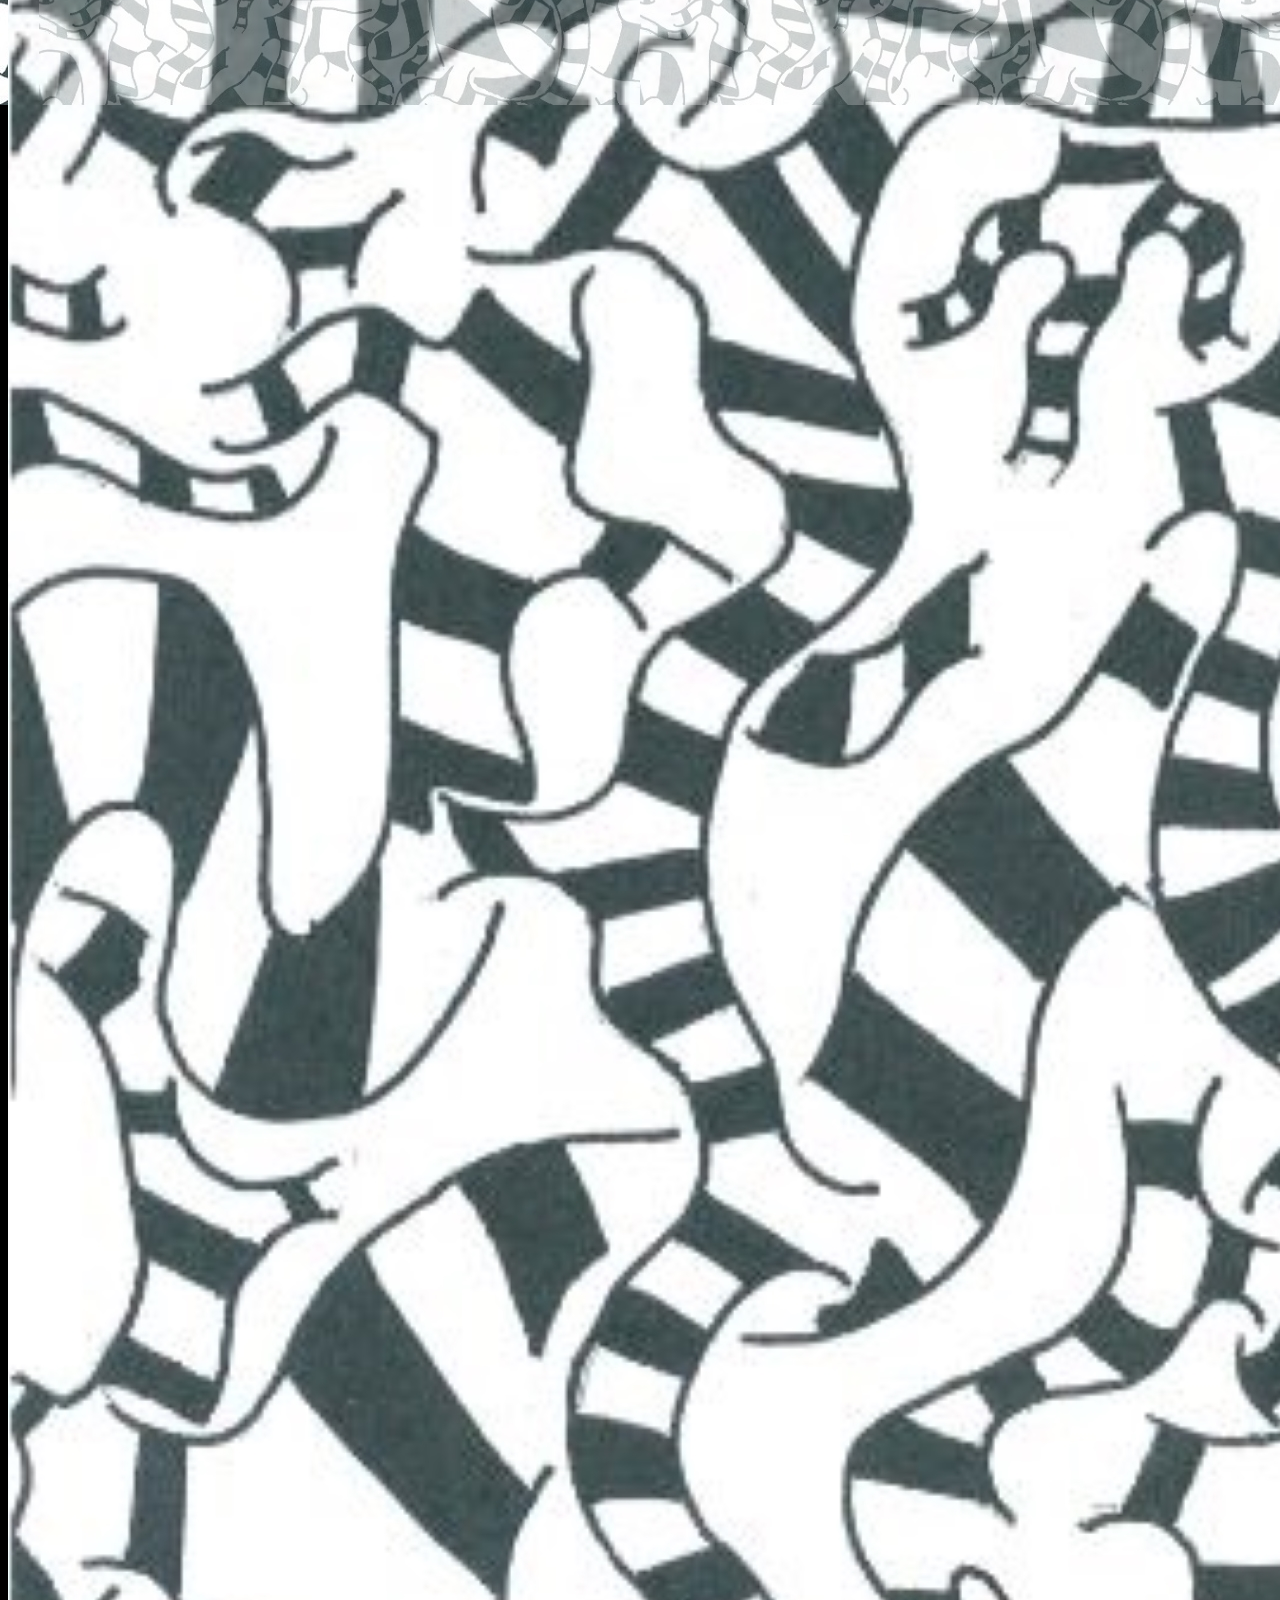
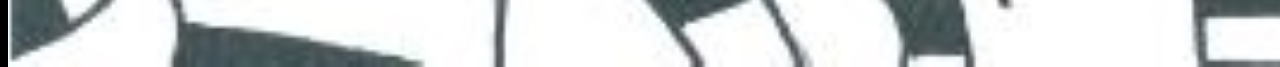
<file: test.html>
<!DOCTYPE html>
<html lang="en">


<head>
    <meta charset="UTF-8">
    <meta name="viewport" content="width=device-width, initial-scale=1.0">
    <title>3D Print Page</title>
    <link rel="preconnect" href="https://fonts.googleapis.com"> <link rel="preconnect" href="https://fonts.gstatic.com" crossorigin> <link href="https://fonts.googleapis.com/css2?family=Cedarville+Cursive&family=Cinzel+Decorative:wght@400;700;900&family=Comforter+Brush&family=Dawning+of+a+New+Day&family=Fleur+De+Leah&family=Fondamento:ital@0;1&family=Freehand&family=Just+Me+Again+Down+Here&family=Kristi&family=Liu+Jian+Mao+Cao&family=Love+Light&family=Lovers+Quarrel&family=MedievalSharp&family=Miniver&family=Redacted+Script:wght@300;400;700&family=Seaweed+Script&family=Splash&family=UnifrakturCook&family=UnifrakturMaguntia&display=swap" rel="stylesheet">
    <style>
/*
Color scheme for table
Space Marine title (smtitle) = rgb(139, 153, 179)
Space Marine notes (smnotes) = rgb(141, 187, 224)
Space Marine cost (smcost) = rgb(78, 139, 219)
Chaos title (ctitle) = rgb(158, 87, 29)
Chaos notes (cnotes) = rgb(150, 224, 89)
Chaose cost (ccost) = rgb(112, 64, 66)
*/
        body {
            background-color: black;
        }

        div {
            border: 0px;
            display: flex;
            width: auto;
            justify-content: center;
            align-items: center;
            gap: 0px;
        }

        .title {
            position: absolute;
            min-width: 200px;
        }

        .smp {
            font-family: "Cedarville Cursive", system-ui; font-weight: 400; font-style: normal; 
            font-size: 25px;
        }
        
        .smh2 {
            font-family: "Miniver", cursive; font-weight: 400; font-style: normal;
            font-size: 40px;
            z-index: 1;
        }

        .cp {
            font-family: "Just Me Again Down Here", cursive; font-weight: 400; font-style: normal; 
            font-size: 25px
        }
        
        .ch2 {
            font-family: "Splash", cursive; font-weight: 400; font-style: normal;
            font-size: 50px;
        }

       .container {
            display: grid;
            grid-template-columns: 1fr 1fr 1fr 1fr;
            height: 100%;
            width: 100%;
            border: 0px;
            gap: 0px;
            padding: 0px;
        }

        .containerbackground {
            position: absolute;
        }

        .picturecontainer {
            overflow: hidden;
            width: max-content;
            height: fit-content;
            border: 0px;
        }

        .smheading {
            display: flex;
            grid-template-columns: 1fr;
            height: 100%;
            width: 100%;
            border: 0px;
            
        }
        
        .picture {
            position: absolute;
            display: flex;
            width: fit-content;
            height: fit-content;
            justify-content: center;
            align-items: center;
            background-color: transparent
        }

       .smtitle {
            background-color: rgb(139, 153, 179);
            overflow: clip;
            overflow-clip-margin: 0px;
            border: 0px;
            height: 100%
       }

       .titlecostcontent {
        background-color: transparent;
        position: absolute;
        min-width: 300px;
       }
      
       .smnotes {
            background-color: rgb(141, 187, 224);
            overflow: clip;
            overflow-clip-margin: 0px;
            border: 0px;
            padding: 0px;
            height: 100%
       }

       .smcost {
            background-color: transparent;
            overflow: clip;
            overflow-clip-margin: 0px;
            border: 0px;
            padding: 0px;
            height: 100%
       }

       .ctitle {
            background-color: rgb(158, 87, 29);
            border: 0px;
            padding: 0px 50px 0px 50px;
            height: 100%;
       }

       .cnotes {
            background-color: rgb(150, 224, 89);
            border: 0px;
            padding: 0px 5px 0px 5px;
            height: 100%;
       }

       .ccost {
            background-color: rgb(112, 64, 66);
            border: 0px;
            padding: 0px 5px 0px 5px;
            height: 100%;
       }
       

        .desktopimage {
            display: flex;
        }

        .phoneimage {
            display: none;
            z-index: 1;
        }

        .piccontainerphonebackground {
            display: none;
        }
        
        .piccontainerdesktopbackground {
            display: flex;
        }

        .smtitledesktopbackground {
            display: flex;
        }

        .smtitlephonebackground {
            display: none;
        }

        .lightdesktopbackground {
            display: flex;
            opacity: 25%;
        }

        .lightphonebackground {
            display: none;
        }

        
        @media only screen and (max-width: 600px) {
            .container {
                display: flex;
                flex-direction: column;
                grid-template-columns: 1fr;
                height: 100%;
                width: 100%;
                border: 0px;
            }
            .picturecontainer {
                display: flex;
                justify-content: center;
                align-items: center;
                
            }
            .smheading {
                display: flex;

            }
            .picture {
                min-width: none;
            }
            .desktopimage {
                display: none;
            }
            .phoneimage {
                display: flex;
            }
            .piccontainerphonebackground {
                display: flex;
                overflow: hidden;
                max-width: none;
            }
            .piccontainerdesktopbackground {
                display: none;
            }
            .smtitledesktopbackground {
                display: none;
            }
            .smtitlephonebackground {
                display: flex;
            }
            .picturecontainer {
                border: 0px;
                display: flex;
                width: auto;
                justify-content: center;
                align-items: center;
                gap: 0px;
            }
            .smtitle {
                width: 100%;
            }
      
            .smnotes {
                width: 100%;
                padding: 50px 50px 50px 50px;
            }

            .smcost {
                width: 100%;
            }

            .ctitle {
                width: 100%;
            }

            .cnotes {
                width: 100%;
            }

            .ccost {
                width: 100%;
            }
       
            .lightdesktopbackground {
                display: none;
            }

            .lightphonebackground {
                display: flex;
            }
        }
    </style>
</head>


<body>
    <div class="smheading"> 
            <img class="smtitledesktopbackground" src="./Assets/Backgrounds/1000x497 H2 File Background Shade.jpg">
            <img class="smtitlephonebackground" src="./Assets/Backgrounds/600x298 H2 File Background Life.jpg">
                <div class="title">
                    <h2 class="smh2">Space</h2>
                    <h2 class="smh2">Marines</h2>
                </div>
    </div>

    <div class="container">
        <img class="containerbackground" src="./Assets/Backgrounds/3000x4324 File Background Life.JPG" alt="">
        <div class="picturecontainer">
            <img  class="piccontainerphonebackground" src="./Assets/Backgrounds/600x298 H2 File Background Life.jpg" alt="">
            <img class="piccontainerdesktopbackground" src="/Assets/Backgrounds/600x600 Background Life.jpg" alt="">
                <div class="picture">
                    <img class="desktopimage" src="./3D Print Pictures/500px width/500px SM Body.jpg" alt="Space Marine Body">
                    <img class="phoneimage" src="./3D Print Pictures/250px width/250px SM Body.jpg" alt="Space Marine Body">
                </div>
        </div>
        <div class="smtitle">
            <img class="lightdesktopbackground" src="./Assets/Backgrounds/600x600 Background Life.jpg">
            <img class="lightphonebackground" src="./Assets/Backgrounds/600x100 Title Cost Background Life.jpg">
                <div class="titlecostcontent">
                    <p class="smp"><a href="https://cults3d.com/en/3d-model/tool/aquilon-7fc9">Marine Body</a></p>             
                </div>
            </div>
        <div class="smnotes">
            <img class="lightdesktopbackground" src="./Assets/Backgrounds/600x600 Background Life.jpg">
            <img class="lightphonebackground" src="./Assets/Backgrounds/600x100 Title Cost Background Life.jpg">
                <div class="titlecostcontent">
                    <p class="smp">Just legs and torso, not arms, head or backpack. More knight like than the nrom.</p>
                </div>
        </div>
        <div class="smcost">
            <img class="lightdesktopbackground" src="./Assets/Backgrounds/600x600 Background Life.jpg">
            <img class="lightphonebackground" src="./Assets/Backgrounds/600x100 Title Cost Background Life.jpg">
                <div class="titlecostcontent">
                    <p class="smp">Free</p>
                </div>
        </div>

        <div class="picturecontainer">
            <img  class="piccontainerphonebackground" src="./Assets/Backgrounds/600x298 H2 File Background Life.jpg" alt="">
            <img class="piccontainerdesktopbackground" src="/Assets/Backgrounds/600x600 Background Life.jpg" alt="">
                <div class="picture">
                    <img class="desktopimage" src="./3D Print Pictures/500px width/500px SM Body.jpg" alt="Space Marine Body">
                    <img class="phoneimage" src="./3D Print Pictures/250px width/250px SM Body.jpg" alt="Space Marine Body">
                </div>
        </div>
        <div class="smtitle">
            <img class="lightdesktopbackground" src="./Assets/Backgrounds/600x600 Background Life.jpg">
            <img class="lightphonebackground" src="./Assets/Backgrounds/600x100 Title Cost Background Life.jpg">
                <div class="titlecostcontent">
                    <p class="smp"><a href="https://cults3d.com/en/3d-model/tool/aquilon-7fc9">Marine Body</a></p>             
                </div>
            </div>
        <div class="smnotes">
            <img class="lightdesktopbackground" src="./Assets/Backgrounds/600x600 Background Life.jpg">
            <img class="lightphonebackground" src="./Assets/Backgrounds/600x100 Title Cost Background Life.jpg">
                <div class="titlecostcontent">
                    <p class="smp">Just legs and torso, not arms, head or backpack. More knight like than the nrom.</p>
                </div>
        </div>
        <div class="smcost">
            <img class="lightdesktopbackground" src="./Assets/Backgrounds/600x600 Background Life.jpg">
            <img class="lightphonebackground" src="./Assets/Backgrounds/600x100 Title Cost Background Life.jpg">
                <div class="titlecostcontent">
                    <p class="smp">Free</p>
                </div>
        </div>
    
    </div>
</file>
